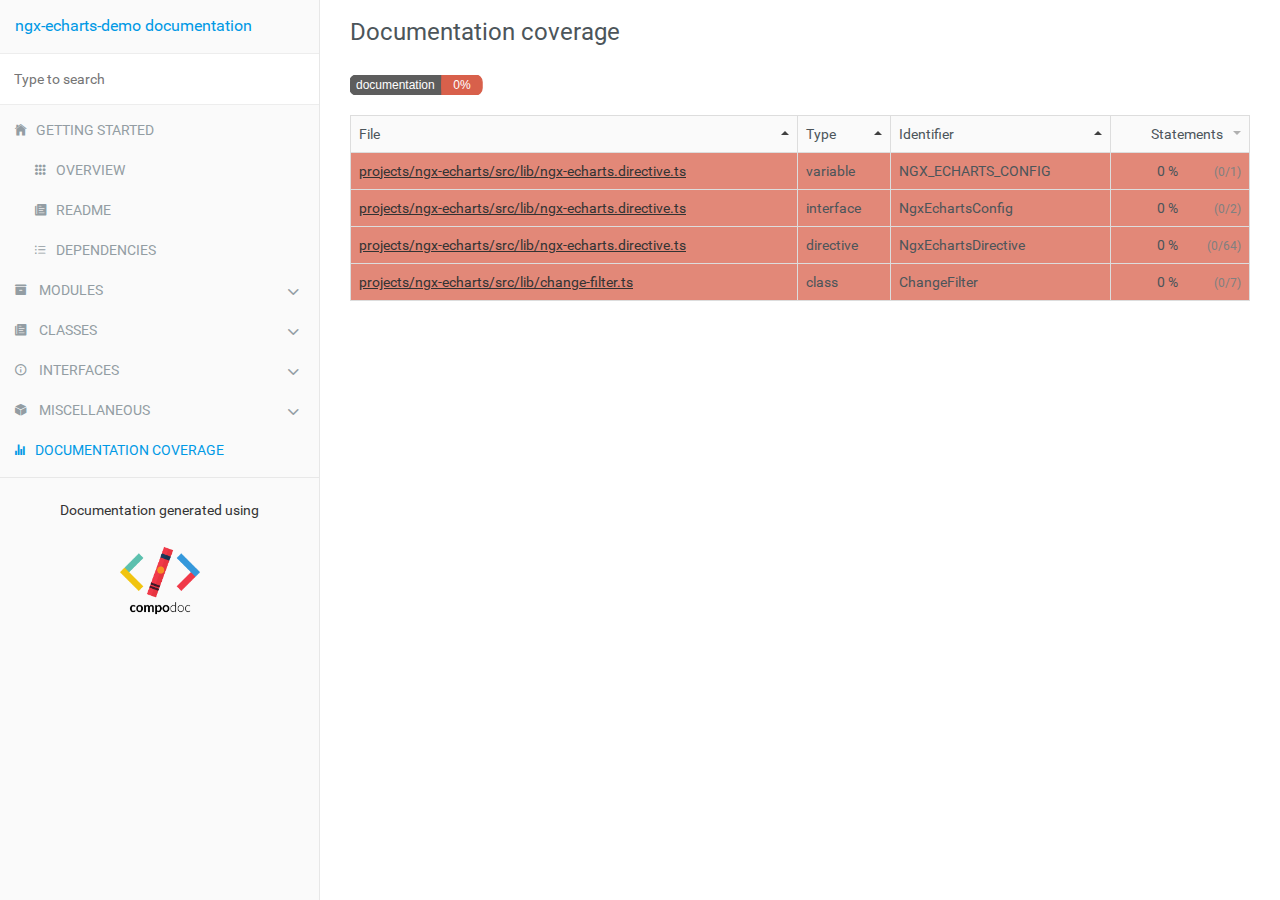
<file: api-doc/coverage.html>
<!doctype html>
<html class="no-js" lang="">
    <head>
        <meta charset="utf-8">
        <meta http-equiv="x-ua-compatible" content="ie=edge">
        <title>ngx-echarts-demo documentation</title>
        <meta name="description" content="">
        <meta name="viewport" content="width=device-width, initial-scale=1">

        <link rel="icon" type="image/x-icon" href="./images/favicon.ico">
	      <link rel="stylesheet" href="./styles/style.css">
        <link rel="stylesheet" href="./styles/stripe.css">
    </head>
    <body>

        <div class="navbar navbar-default navbar-fixed-top visible-xs">
            <a href="./" class="navbar-brand">ngx-echarts-demo documentation</a>
            <button type="button" class="btn btn-default btn-menu ion-ios-menu" id="btn-menu"></button>
        </div>

        <div class="xs-menu menu" id="mobile-menu">
                <div id="book-search-input" role="search"><input type="text" placeholder="Type to search"></div>            <compodoc-menu></compodoc-menu>
        </div>

        <div class="container-fluid main">
           <div class="row main">
               <div class="hidden-xs menu">
                   <compodoc-menu mode="normal"></compodoc-menu>
               </div>
               <!-- START CONTENT -->
               <div class="content coverage">
                   <div class="content-data">














                   


<ol class="breadcrumb">
    <li>Documentation coverage</li>
</ol>

<div>
    <img src="./images/coverage-badge-documentation.svg">
</div>

<table class="table table-bordered coverage" id="coverage-table">
    <thead class="coverage-header">
        <tr>
            <th>File</th>
            <th>Type</th>
            <th>Identifier</th>
            <th style="text-align:right" class="statements" data-sort-default>Statements</th>
        </tr>
    </thead>
    <tbody>
        <tr class="low">
            <td>
                <!-- miscellaneous -->
                <a href="./classes/ChangeFilter.html">projects/ngx-echarts/src/lib/change-filter.ts</a>
            </td>
            <td>class</td>
            <td>ChangeFilter</td>
            <td align="right" data-sort="0">
                <span class="coverage-percent">0 %</span>
                <span class="coverage-count">(0/7)</span>
            </td>
        </tr>
        <tr class="low">
            <td>
                <!-- miscellaneous -->
                <a href="./directives/NgxEchartsDirective.html">projects/ngx-echarts/src/lib/ngx-echarts.directive.ts</a>
            </td>
            <td>directive</td>
            <td>NgxEchartsDirective</td>
            <td align="right" data-sort="0">
                <span class="coverage-percent">0 %</span>
                <span class="coverage-count">(0/64)</span>
            </td>
        </tr>
        <tr class="low">
            <td>
                <!-- miscellaneous -->
                <a href="./interfaces/NgxEchartsConfig.html">projects/ngx-echarts/src/lib/ngx-echarts.directive.ts</a>
            </td>
            <td>interface</td>
            <td>NgxEchartsConfig</td>
            <td align="right" data-sort="0">
                <span class="coverage-percent">0 %</span>
                <span class="coverage-count">(0/2)</span>
            </td>
        </tr>
        <tr class="low">
            <td>
                <!-- miscellaneous -->
                <a href="./miscellaneous/variables.html#NGX_ECHARTS_CONFIG">projects/ngx-echarts/src/lib/ngx-echarts.directive.ts</a>
            </td>
            <td>variable</td>
            <td>NGX_ECHARTS_CONFIG</td>
            <td align="right" data-sort="0">
                <span class="coverage-percent">0 %</span>
                <span class="coverage-count">(0/1)</span>
            </td>
        </tr>
    </tbody>
</table>

<script src="js/libs/tablesort.min.js"></script>
<script src="js/libs/tablesort.number.min.js"></script>
<script>
    new Tablesort(document.getElementById('coverage-table'));
</script>

                   </div><div class="search-results">
    <div class="has-results">
        <h1 class="search-results-title"><span class='search-results-count'></span> result-matching "<span class='search-query'></span>"</h1>
        <ul class="search-results-list"></ul>
    </div>
    <div class="no-results">
        <h1 class="search-results-title">No results matching "<span class='search-query'></span>"</h1>
    </div>
</div>
</div>
               <!-- END CONTENT -->
           </div>
       </div>

       <script>
            var COMPODOC_CURRENT_PAGE_DEPTH = 0;
            var COMPODOC_CURRENT_PAGE_CONTEXT = 'coverage';
            var COMPODOC_CURRENT_PAGE_URL = 'coverage.html';
            var MAX_SEARCH_RESULTS = 15;
       </script>

       <script src="./js/libs/custom-elements.min.js"></script>
       <script src="./js/libs/lit-html.js"></script>
       <!-- Required to polyfill modern browsers as code is ES5 for IE... -->
       <script src="./js/libs/custom-elements-es5-adapter.js" charset="utf-8" defer></script>
       <script src="./js/menu-wc.js" defer></script>

       <script src="./js/libs/bootstrap-native.js"></script>

       <script src="./js/libs/es6-shim.min.js"></script>
       <script src="./js/libs/EventDispatcher.js"></script>
       <script src="./js/libs/promise.min.js"></script>
       <script src="./js/libs/zepto.min.js"></script>

       <script src="./js/compodoc.js"></script>

       <script src="./js/tabs.js"></script>
       <script src="./js/menu.js"></script>
       <script src="./js/libs/clipboard.min.js"></script>
       <script src="./js/libs/prism.js"></script>
       <script src="./js/sourceCode.js"></script>
          <script src="./js/search/search.js"></script>
          <script src="./js/search/lunr.min.js"></script>
          <script src="./js/search/search-lunr.js"></script>
          <script src="./js/search/search_index.js"></script>
       <script src="./js/lazy-load-graphs.js"></script>


    </body>
</html>
</file>
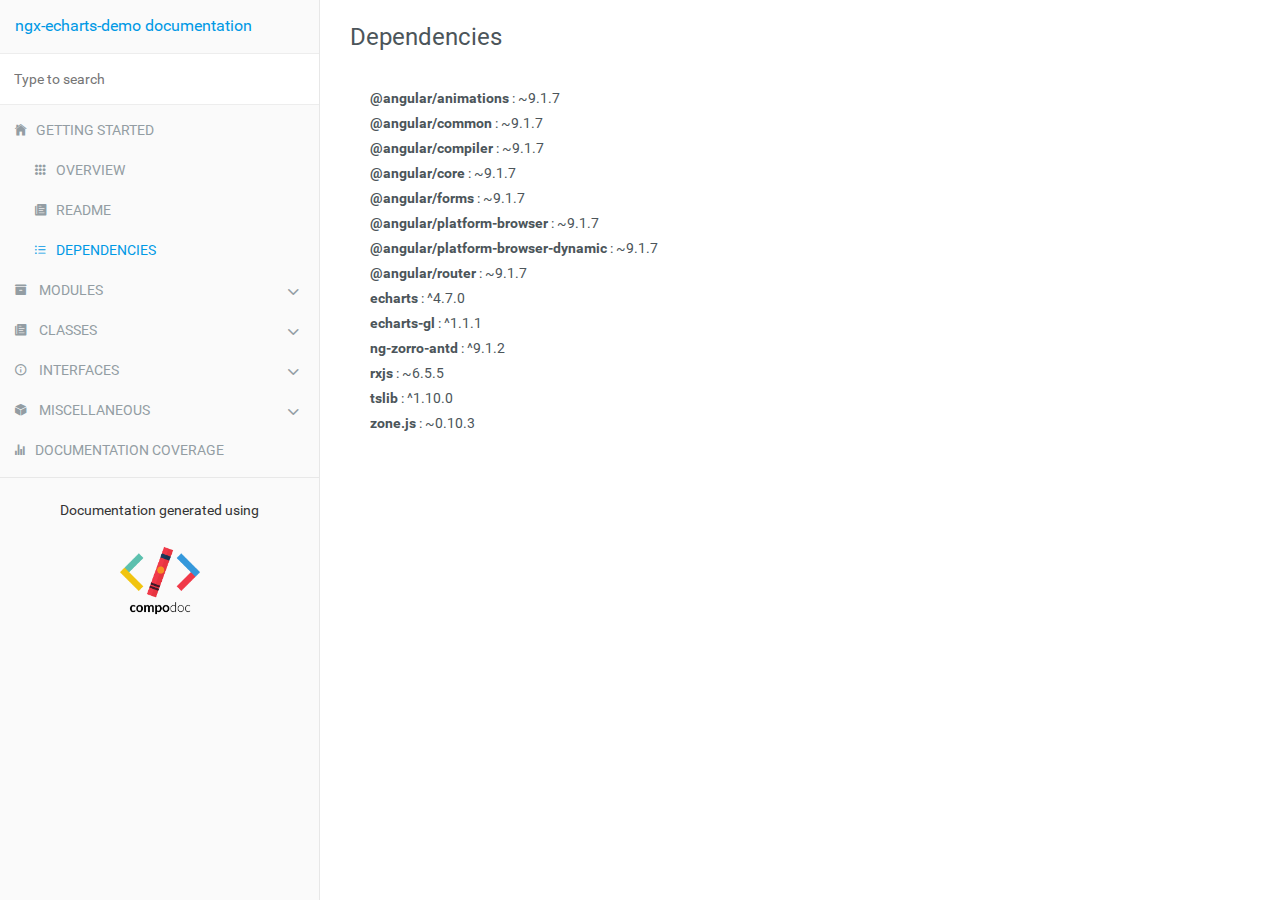
<file: api-doc/dependencies.html>
<!doctype html>
<html class="no-js" lang="">
    <head>
        <meta charset="utf-8">
        <meta http-equiv="x-ua-compatible" content="ie=edge">
        <title>ngx-echarts-demo documentation</title>
        <meta name="description" content="">
        <meta name="viewport" content="width=device-width, initial-scale=1">

        <link rel="icon" type="image/x-icon" href="./images/favicon.ico">
	      <link rel="stylesheet" href="./styles/style.css">
        <link rel="stylesheet" href="./styles/stripe.css">
    </head>
    <body>

        <div class="navbar navbar-default navbar-fixed-top visible-xs">
            <a href="./" class="navbar-brand">ngx-echarts-demo documentation</a>
            <button type="button" class="btn btn-default btn-menu ion-ios-menu" id="btn-menu"></button>
        </div>

        <div class="xs-menu menu" id="mobile-menu">
                <div id="book-search-input" role="search"><input type="text" placeholder="Type to search"></div>            <compodoc-menu></compodoc-menu>
        </div>

        <div class="container-fluid main">
           <div class="row main">
               <div class="hidden-xs menu">
                   <compodoc-menu mode="normal"></compodoc-menu>
               </div>
               <!-- START CONTENT -->
               <div class="content package-dependencies">
                   <div class="content-data">














    <ol class="breadcrumb">
        <li>Dependencies</li>
    </ol>
    <ul class="dependencies-list">
        <li>
            <b>@angular/animations</b> : ~9.1.7</li>
        <li>
            <b>@angular/common</b> : ~9.1.7</li>
        <li>
            <b>@angular/compiler</b> : ~9.1.7</li>
        <li>
            <b>@angular/core</b> : ~9.1.7</li>
        <li>
            <b>@angular/forms</b> : ~9.1.7</li>
        <li>
            <b>@angular/platform-browser</b> : ~9.1.7</li>
        <li>
            <b>@angular/platform-browser-dynamic</b> : ~9.1.7</li>
        <li>
            <b>@angular/router</b> : ~9.1.7</li>
        <li>
            <b>echarts</b> : ^4.7.0</li>
        <li>
            <b>echarts-gl</b> : ^1.1.1</li>
        <li>
            <b>ng-zorro-antd</b> : ^9.1.2</li>
        <li>
            <b>rxjs</b> : ~6.5.5</li>
        <li>
            <b>tslib</b> : ^1.10.0</li>
        <li>
            <b>zone.js</b> : ~0.10.3</li>
    </ul>

                   




                   </div><div class="search-results">
    <div class="has-results">
        <h1 class="search-results-title"><span class='search-results-count'></span> result-matching "<span class='search-query'></span>"</h1>
        <ul class="search-results-list"></ul>
    </div>
    <div class="no-results">
        <h1 class="search-results-title">No results matching "<span class='search-query'></span>"</h1>
    </div>
</div>
</div>
               <!-- END CONTENT -->
           </div>
       </div>

       <script>
            var COMPODOC_CURRENT_PAGE_DEPTH = 0;
            var COMPODOC_CURRENT_PAGE_CONTEXT = 'package-dependencies';
            var COMPODOC_CURRENT_PAGE_URL = 'dependencies.html';
            var MAX_SEARCH_RESULTS = 15;
       </script>

       <script src="./js/libs/custom-elements.min.js"></script>
       <script src="./js/libs/lit-html.js"></script>
       <!-- Required to polyfill modern browsers as code is ES5 for IE... -->
       <script src="./js/libs/custom-elements-es5-adapter.js" charset="utf-8" defer></script>
       <script src="./js/menu-wc.js" defer></script>

       <script src="./js/libs/bootstrap-native.js"></script>

       <script src="./js/libs/es6-shim.min.js"></script>
       <script src="./js/libs/EventDispatcher.js"></script>
       <script src="./js/libs/promise.min.js"></script>
       <script src="./js/libs/zepto.min.js"></script>

       <script src="./js/compodoc.js"></script>

       <script src="./js/tabs.js"></script>
       <script src="./js/menu.js"></script>
       <script src="./js/libs/clipboard.min.js"></script>
       <script src="./js/libs/prism.js"></script>
       <script src="./js/sourceCode.js"></script>
          <script src="./js/search/search.js"></script>
          <script src="./js/search/lunr.min.js"></script>
          <script src="./js/search/search-lunr.js"></script>
          <script src="./js/search/search_index.js"></script>
       <script src="./js/lazy-load-graphs.js"></script>


    </body>
</html>
</file>
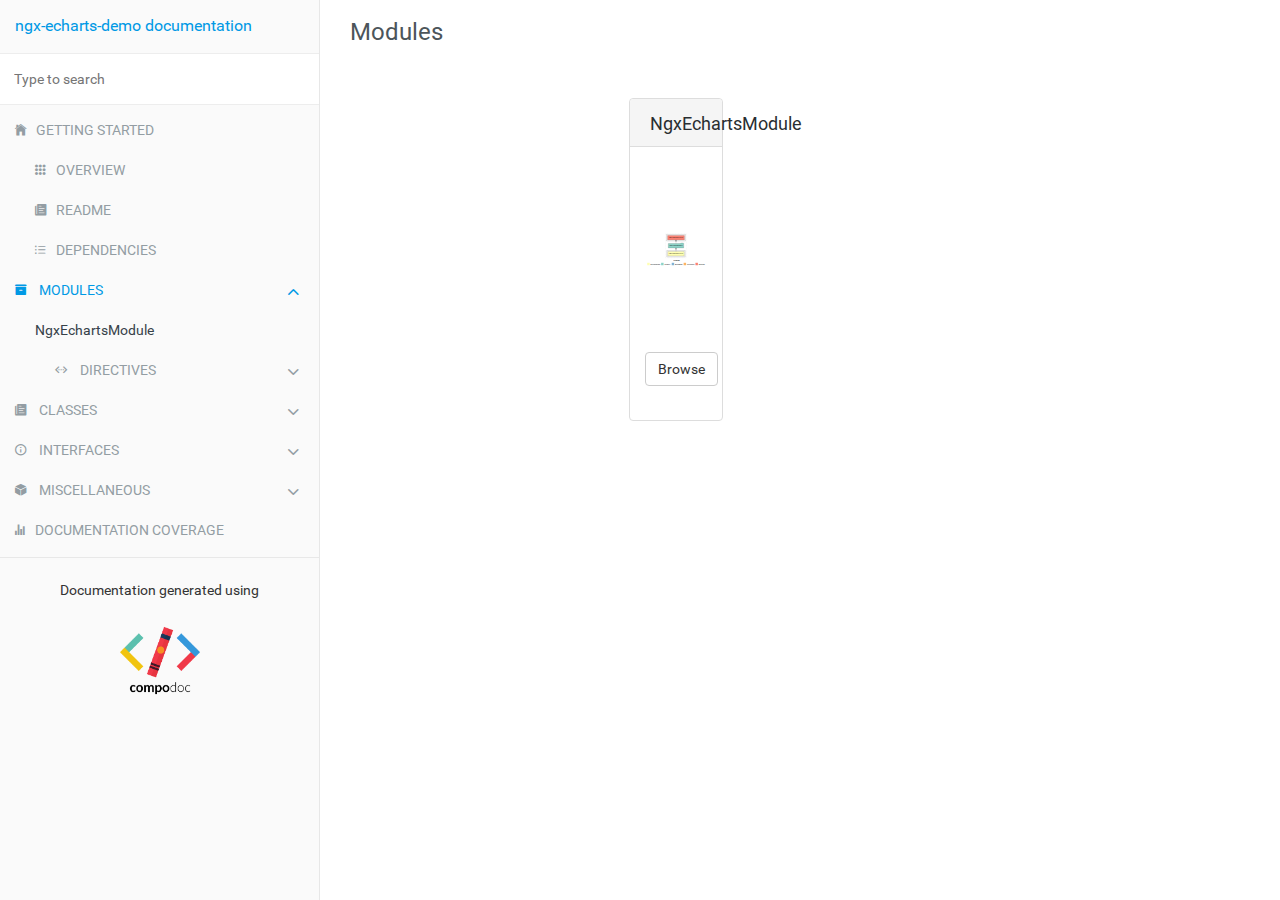
<file: api-doc/modules.html>
<!doctype html>
<html class="no-js" lang="">
    <head>
        <meta charset="utf-8">
        <meta http-equiv="x-ua-compatible" content="ie=edge">
        <title>ngx-echarts-demo documentation</title>
        <meta name="description" content="">
        <meta name="viewport" content="width=device-width, initial-scale=1">

        <link rel="icon" type="image/x-icon" href="./images/favicon.ico">
	      <link rel="stylesheet" href="./styles/style.css">
        <link rel="stylesheet" href="./styles/stripe.css">
    </head>
    <body>

        <div class="navbar navbar-default navbar-fixed-top visible-xs">
            <a href="./" class="navbar-brand">ngx-echarts-demo documentation</a>
            <button type="button" class="btn btn-default btn-menu ion-ios-menu" id="btn-menu"></button>
        </div>

        <div class="xs-menu menu" id="mobile-menu">
                <div id="book-search-input" role="search"><input type="text" placeholder="Type to search"></div>            <compodoc-menu></compodoc-menu>
        </div>

        <div class="container-fluid main">
           <div class="row main">
               <div class="hidden-xs menu">
                   <compodoc-menu mode="normal"></compodoc-menu>
               </div>
               <!-- START CONTENT -->
               <div class="content modules">
                   <div class="content-data">



<ol class="breadcrumb">
    <li>Modules</li>
</ol>
<div class="container-fluid modules">
    <div class="row">
            <div class="col-sm-4">
                <div class="card card-module">
                    <div class="card-header">
                        <h4 class="card-title">NgxEchartsModule</h4>
                    </div>
                    <div class="card-block">
                                <p>
                                    <object id="demo-svg" type="image/svg+xml" lazy="./modules/NgxEchartsModule/dependencies.svg" style="width: 100%; height: 175px;">
                                        Your browser does not support SVG
                                    </object>
                                </p>
                        <footer class="text-center">
                            <a href="./modules/NgxEchartsModule.html" class="btn btn-default">Browse</a>
                        </footer>
                    </div>
                </div>
            </div>
    </div>
</div>











                   




                   </div><div class="search-results">
    <div class="has-results">
        <h1 class="search-results-title"><span class='search-results-count'></span> result-matching "<span class='search-query'></span>"</h1>
        <ul class="search-results-list"></ul>
    </div>
    <div class="no-results">
        <h1 class="search-results-title">No results matching "<span class='search-query'></span>"</h1>
    </div>
</div>
</div>
               <!-- END CONTENT -->
           </div>
       </div>

       <script>
            var COMPODOC_CURRENT_PAGE_DEPTH = 0;
            var COMPODOC_CURRENT_PAGE_CONTEXT = 'modules';
            var COMPODOC_CURRENT_PAGE_URL = 'modules.html';
            var MAX_SEARCH_RESULTS = 15;
       </script>

       <script src="./js/libs/custom-elements.min.js"></script>
       <script src="./js/libs/lit-html.js"></script>
       <!-- Required to polyfill modern browsers as code is ES5 for IE... -->
       <script src="./js/libs/custom-elements-es5-adapter.js" charset="utf-8" defer></script>
       <script src="./js/menu-wc.js" defer></script>

       <script src="./js/libs/bootstrap-native.js"></script>

       <script src="./js/libs/es6-shim.min.js"></script>
       <script src="./js/libs/EventDispatcher.js"></script>
       <script src="./js/libs/promise.min.js"></script>
       <script src="./js/libs/zepto.min.js"></script>

       <script src="./js/compodoc.js"></script>

       <script src="./js/tabs.js"></script>
       <script src="./js/menu.js"></script>
       <script src="./js/libs/clipboard.min.js"></script>
       <script src="./js/libs/prism.js"></script>
       <script src="./js/sourceCode.js"></script>
          <script src="./js/search/search.js"></script>
          <script src="./js/search/lunr.min.js"></script>
          <script src="./js/search/search-lunr.js"></script>
          <script src="./js/search/search_index.js"></script>
       <script src="./js/lazy-load-graphs.js"></script>


    </body>
</html>
</file>
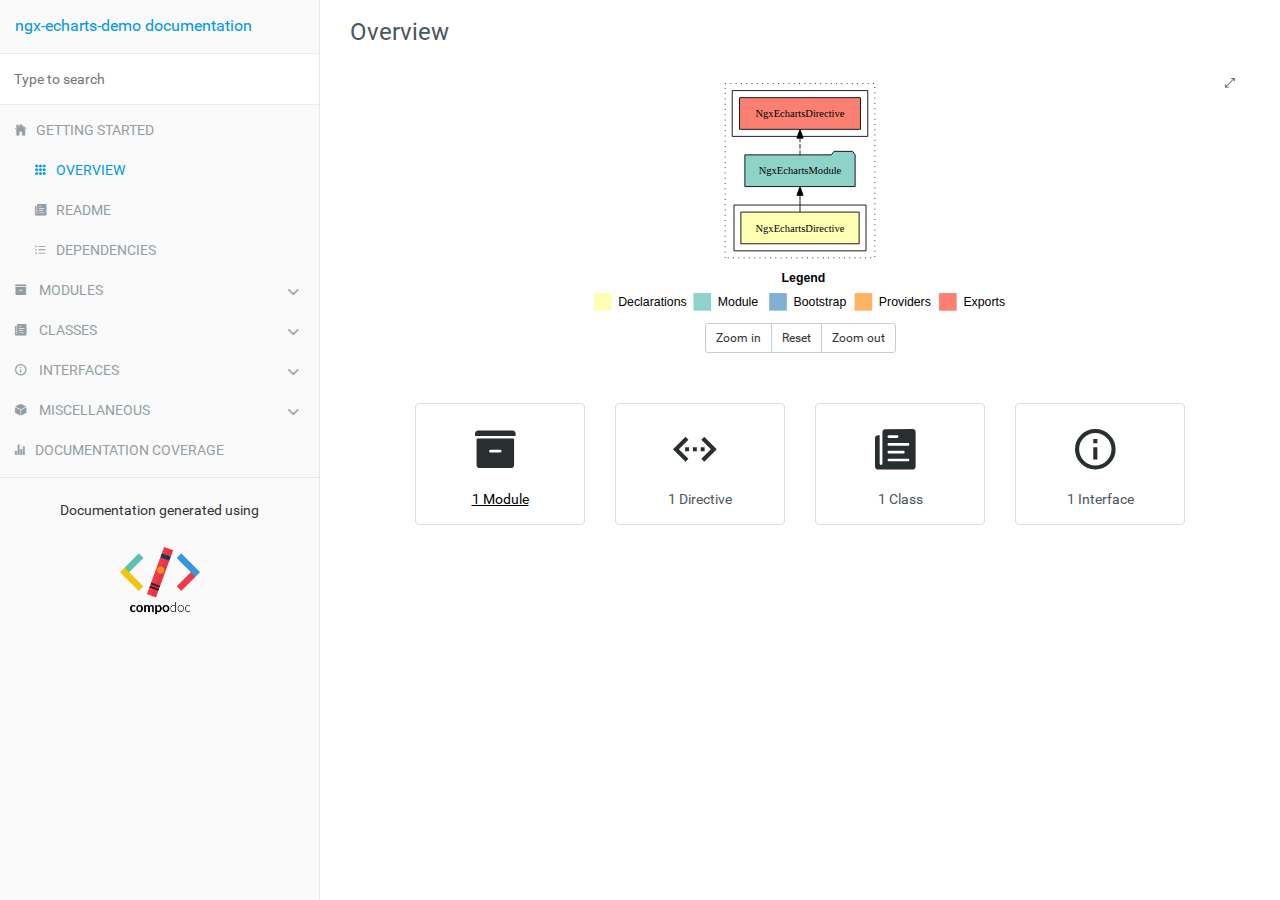
<file: api-doc/overview.html>
<!doctype html>
<html class="no-js" lang="">
    <head>
        <meta charset="utf-8">
        <meta http-equiv="x-ua-compatible" content="ie=edge">
        <title>ngx-echarts-demo documentation</title>
        <meta name="description" content="">
        <meta name="viewport" content="width=device-width, initial-scale=1">

        <link rel="icon" type="image/x-icon" href="./images/favicon.ico">
	      <link rel="stylesheet" href="./styles/style.css">
        <link rel="stylesheet" href="./styles/stripe.css">
    </head>
    <body>

        <div class="navbar navbar-default navbar-fixed-top visible-xs">
            <a href="./" class="navbar-brand">ngx-echarts-demo documentation</a>
            <button type="button" class="btn btn-default btn-menu ion-ios-menu" id="btn-menu"></button>
        </div>

        <div class="xs-menu menu" id="mobile-menu">
                <div id="book-search-input" role="search"><input type="text" placeholder="Type to search"></div>            <compodoc-menu></compodoc-menu>
        </div>

        <div class="container-fluid main">
           <div class="row main">
               <div class="hidden-xs menu">
                   <compodoc-menu mode="normal"></compodoc-menu>
               </div>
               <!-- START CONTENT -->
               <div class="content overview">
                   <div class="content-data">


<ol class="breadcrumb">
    <li>Overview</li>
</ol>
  
<div class="text-center module-graph-container">
    <div id="module-graph-svg">
        <?xml version="1.0" encoding="UTF-8" standalone="no"?>
<!DOCTYPE svg PUBLIC "-//W3C//DTD SVG 1.1//EN"
 "http://www.w3.org/Graphics/SVG/1.1/DTD/svg11.dtd">
<!-- Generated by graphviz version 2.40.1 (20161225.0304)
 -->
<!-- Title: dependencies Pages: 1 -->
<svg width="504pt" height="284pt"
 viewBox="0.00 0.00 504.00 284.00" xmlns="http://www.w3.org/2000/svg" xmlns:xlink="http://www.w3.org/1999/xlink">
<g id="graph0" class="graph" transform="scale(1 1) rotate(0) translate(4 280)">
<title>dependencies</title>
<polygon fill="#ffffff" stroke="transparent" points="-4,4 -4,-280 500,-280 500,4 -4,4"/>
<text text-anchor="start" x="227.0091" y="-42.4" font-family="sans-serif" font-weight="bold" font-size="14.00" fill="#000000">Legend</text>
<polygon fill="#ffffb3" stroke="transparent" points="14,-10 14,-30 34,-30 34,-10 14,-10"/>
<text text-anchor="start" x="37.629" y="-15.4" font-family="sans-serif" font-size="14.00" fill="#000000"> &#160;Declarations</text>
<polygon fill="#8dd3c7" stroke="transparent" points="127,-10 127,-30 147,-30 147,-10 127,-10"/>
<text text-anchor="start" x="150.7251" y="-15.4" font-family="sans-serif" font-size="14.00" fill="#000000"> &#160;Module</text>
<polygon fill="#80b1d3" stroke="transparent" points="213,-10 213,-30 233,-30 233,-10 213,-10"/>
<text text-anchor="start" x="236.7812" y="-15.4" font-family="sans-serif" font-size="14.00" fill="#000000"> &#160;Bootstrap</text>
<polygon fill="#fdb462" stroke="transparent" points="310,-10 310,-30 330,-30 330,-10 310,-10"/>
<text text-anchor="start" x="333.6732" y="-15.4" font-family="sans-serif" font-size="14.00" fill="#000000"> &#160;Providers</text>
<polygon fill="#fb8072" stroke="transparent" points="406,-10 406,-30 426,-30 426,-10 406,-10"/>
<text text-anchor="start" x="429.7258" y="-15.4" font-family="sans-serif" font-size="14.00" fill="#000000"> &#160;Exports</text>
<g id="clust1" class="cluster">
<title>cluster_NgxEchartsModule</title>
<polygon fill="none" stroke="#000000" stroke-dasharray="1,5" points="163,-70 163,-268 333,-268 333,-70 163,-70"/>
</g>
<g id="clust2" class="cluster">
<title>cluster_NgxEchartsModule_declarations</title>
<polygon fill="none" stroke="#000000" points="173,-78 173,-130 323,-130 323,-78 173,-78"/>
</g>
<g id="clust5" class="cluster">
<title>cluster_NgxEchartsModule_exports</title>
<polygon fill="none" stroke="#000000" points="171,-208 171,-260 325,-260 325,-208 171,-208"/>
</g>
<!-- NgxEchartsDirective -->
<g id="node1" class="node">
<title>NgxEchartsDirective</title>
<polygon fill="#ffffb3" stroke="#000000" points="315.1671,-122 180.8329,-122 180.8329,-86 315.1671,-86 315.1671,-122"/>
<text text-anchor="middle" x="248" y="-99.8" font-family="Times,serif" font-size="14.00" fill="#000000">NgxEchartsDirective</text>
</g>
<!-- NgxEchartsModule -->
<g id="node2" class="node">
<title>NgxEchartsModule</title>
<polygon fill="#8dd3c7" stroke="#000000" points="310.6345,-187 307.6345,-191 286.6345,-191 283.6345,-187 185.3655,-187 185.3655,-151 310.6345,-151 310.6345,-187"/>
<text text-anchor="middle" x="248" y="-164.8" font-family="Times,serif" font-size="14.00" fill="#000000">NgxEchartsModule</text>
</g>
<!-- NgxEchartsDirective&#45;&gt;NgxEchartsModule -->
<g id="edge1" class="edge">
<title>NgxEchartsDirective&#45;&gt;NgxEchartsModule</title>
<path fill="none" stroke="#000000" d="M248,-122.1061C248,-122.1061 248,-140.991 248,-140.991"/>
<polygon fill="#000000" stroke="#000000" points="244.5001,-140.9909 248,-150.991 251.5001,-140.991 244.5001,-140.9909"/>
</g>
<!-- NgxEchartsDirective  -->
<g id="node3" class="node">
<title>NgxEchartsDirective </title>
<polygon fill="#fb8072" stroke="#000000" points="316.6674,-252 179.3326,-252 179.3326,-216 316.6674,-216 316.6674,-252"/>
<text text-anchor="middle" x="248" y="-229.8" font-family="Times,serif" font-size="14.00" fill="#000000">NgxEchartsDirective </text>
</g>
<!-- NgxEchartsModule&#45;&gt;NgxEchartsDirective  -->
<g id="edge2" class="edge">
<title>NgxEchartsModule&#45;&gt;NgxEchartsDirective </title>
<path fill="none" stroke="#000000" stroke-dasharray="5,2" d="M248,-187.1061C248,-187.1061 248,-205.991 248,-205.991"/>
<polygon fill="#000000" stroke="#000000" points="244.5001,-205.9909 248,-215.991 251.5001,-205.991 244.5001,-205.9909"/>
</g>
</g>
</svg>

    </div>
    <i id="fullscreen" class="icon ion-ios-resize module-graph-fullscreen-btn" aria-hidden="true"></i>
    <div class="btn-group">
        <button id="zoom-in" class="btn btn-default btn-sm">Zoom in</button>
        <button id="reset" class="btn btn-default btn-sm">Reset</button>
        <button id="zoom-out" class="btn btn-default btn-sm">Zoom out</button>
    </div>
</div>
  
<div class="container-fluid overview">
    <div class="row">
        <div class="col-sm-3">
            <div class="card text-center">
                <div class="card-block">
                    <h4 class="card-title"><span class="icon ion-ios-archive"></span></h4>
                    <p class="card-text">
                        <a href="./modules.html">1 Module</a>
                    </p>
                </div>
            </div>
        </div>
        <div class="col-sm-3">
            <div class="card text-center">
                <div class="card-block">
                    <h4 class="card-title"><span class="icon ion-md-code-working"></span></h4>
                    <p class="card-text">1 Directive</p>
                </div>
            </div>
        </div>
        <div class="col-sm-3">
            <div class="card text-center">
                <div class="card-block">
                    <h4 class="card-title"><span class="icon ion-ios-paper"></span></h4>
                    <p class="card-text">1 Class</p>
                </div>
            </div>
        </div>
        <div class="col-sm-3">
            <div class="card text-center">
                <div class="card-block">
                    <h4 class="card-title"><span class="icon ion-md-information-circle-outline"></span></h4>
                    <p class="card-text">1 Interface</p>
                </div>
            </div>
        </div>
    </div>
</div>
<script src="js/libs/svg-pan-zoom.min.js"></script>
<script src="js/svg-pan-zoom.controls.js"></script> 











                   




                   </div><div class="search-results">
    <div class="has-results">
        <h1 class="search-results-title"><span class='search-results-count'></span> result-matching "<span class='search-query'></span>"</h1>
        <ul class="search-results-list"></ul>
    </div>
    <div class="no-results">
        <h1 class="search-results-title">No results matching "<span class='search-query'></span>"</h1>
    </div>
</div>
</div>
               <!-- END CONTENT -->
           </div>
       </div>

       <script>
            var COMPODOC_CURRENT_PAGE_DEPTH = 0;
            var COMPODOC_CURRENT_PAGE_CONTEXT = 'overview';
            var COMPODOC_CURRENT_PAGE_URL = 'overview.html';
            var MAX_SEARCH_RESULTS = 15;
       </script>

       <script src="./js/libs/custom-elements.min.js"></script>
       <script src="./js/libs/lit-html.js"></script>
       <!-- Required to polyfill modern browsers as code is ES5 for IE... -->
       <script src="./js/libs/custom-elements-es5-adapter.js" charset="utf-8" defer></script>
       <script src="./js/menu-wc.js" defer></script>

       <script src="./js/libs/bootstrap-native.js"></script>

       <script src="./js/libs/es6-shim.min.js"></script>
       <script src="./js/libs/EventDispatcher.js"></script>
       <script src="./js/libs/promise.min.js"></script>
       <script src="./js/libs/zepto.min.js"></script>

       <script src="./js/compodoc.js"></script>

       <script src="./js/tabs.js"></script>
       <script src="./js/menu.js"></script>
       <script src="./js/libs/clipboard.min.js"></script>
       <script src="./js/libs/prism.js"></script>
       <script src="./js/sourceCode.js"></script>
          <script src="./js/search/search.js"></script>
          <script src="./js/search/lunr.min.js"></script>
          <script src="./js/search/search-lunr.js"></script>
          <script src="./js/search/search_index.js"></script>
       <script src="./js/lazy-load-graphs.js"></script>


    </body>
</html>
</file>
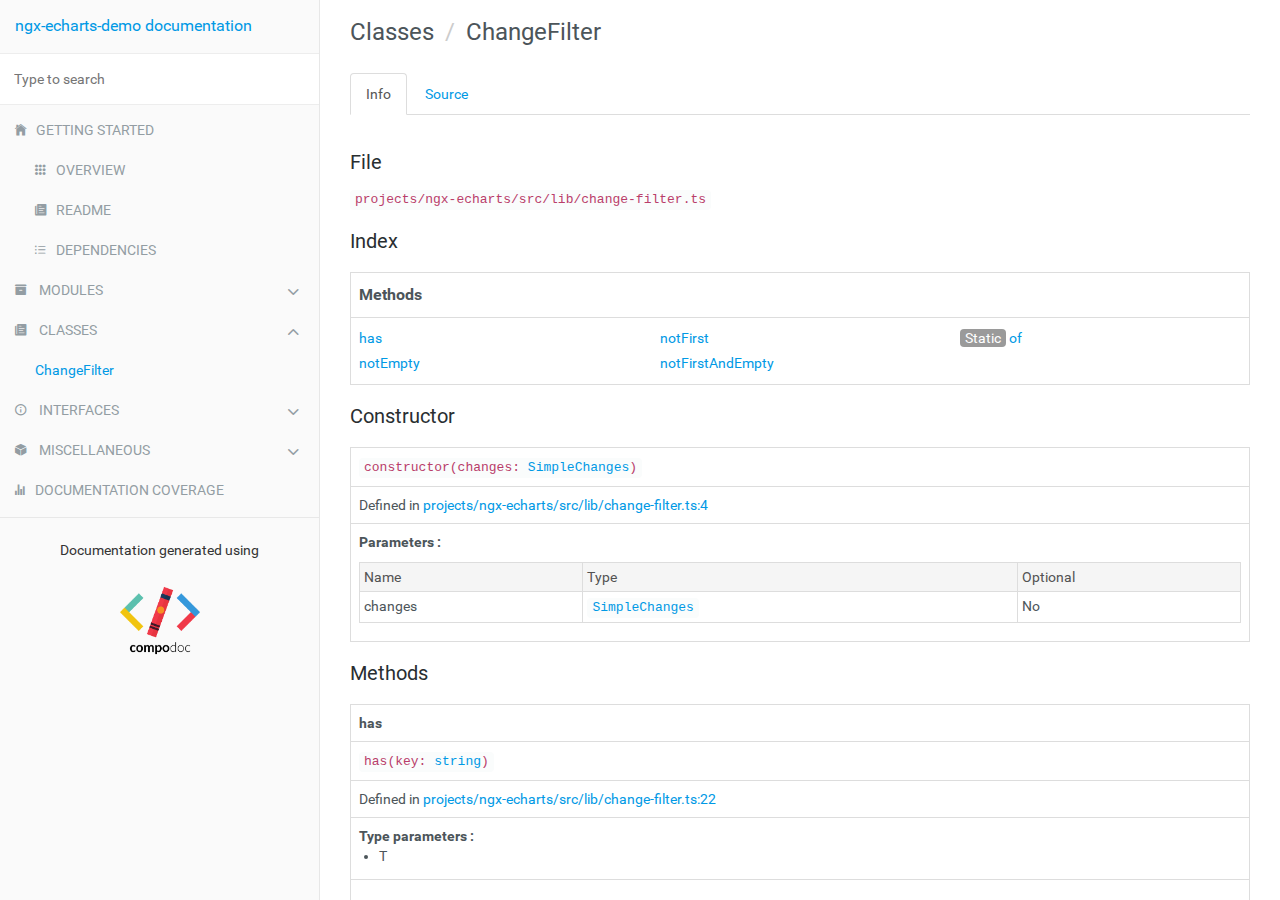
<file: api-doc/classes/ChangeFilter.html>
<!doctype html>
<html class="no-js" lang="">
    <head>
        <meta charset="utf-8">
        <meta http-equiv="x-ua-compatible" content="ie=edge">
        <title>ngx-echarts-demo documentation</title>
        <meta name="description" content="">
        <meta name="viewport" content="width=device-width, initial-scale=1">

        <link rel="icon" type="image/x-icon" href="../images/favicon.ico">
	      <link rel="stylesheet" href="../styles/style.css">
        <link rel="stylesheet" href="../styles/stripe.css">
    </head>
    <body>

        <div class="navbar navbar-default navbar-fixed-top visible-xs">
            <a href="../" class="navbar-brand">ngx-echarts-demo documentation</a>
            <button type="button" class="btn btn-default btn-menu ion-ios-menu" id="btn-menu"></button>
        </div>

        <div class="xs-menu menu" id="mobile-menu">
                <div id="book-search-input" role="search"><input type="text" placeholder="Type to search"></div>            <compodoc-menu></compodoc-menu>
        </div>

        <div class="container-fluid main">
           <div class="row main">
               <div class="hidden-xs menu">
                   <compodoc-menu mode="normal"></compodoc-menu>
               </div>
               <!-- START CONTENT -->
               <div class="content class">
                   <div class="content-data">











<ol class="breadcrumb">
  <li>Classes</li>
  <li>ChangeFilter</li>
</ol>

<ul class="nav nav-tabs" role="tablist">
        <li class="active">
            <a href="#info" role="tab" id="info-tab" data-toggle="tab" data-link="info">Info</a>
        </li>
        <li >
            <a href="#source" role="tab" id="source-tab" data-toggle="tab" data-link="source">Source</a>
        </li>
</ul>

<div class="tab-content">
    <div class="tab-pane fade active in" id="c-info">
        <p class="comment">
            <h3>File</h3>
        </p>
        <p class="comment">
            <code>projects/ngx-echarts/src/lib/change-filter.ts</code>
        </p>





            <section>
    <h3 id="index">Index</h3>
    <table class="table table-sm table-bordered index-table">
        <tbody>

                <tr>
                    <td class="col-md-4">
                        <h6><b>Methods</b></h6>
                    </td>
                </tr>
                <tr>
                    <td class="col-md-4">
                        <ul class="index-list">
                            <li>
                                <a href="#has">has</a>
                            </li>
                            <li>
                                <a href="#notEmpty">notEmpty</a>
                            </li>
                            <li>
                                <a href="#notFirst">notFirst</a>
                            </li>
                            <li>
                                <a href="#notFirstAndEmpty">notFirstAndEmpty</a>
                            </li>
                            <li>
                                    <span class="modifier">Static</span>
                                <a href="#of">of</a>
                            </li>
                        </ul>
                    </td>
                </tr>





        </tbody>
    </table>
</section>

            <section>
    <h3 id="constructor">Constructor</h3>
        <table class="table table-sm table-bordered">
            <tbody>
                <tr>
                    <td class="col-md-4">
<code>constructor(changes: <a href="https://angular.io/api/core/SimpleChanges" target="_blank">SimpleChanges</a>)</code>
                    </td>
                </tr>
                        <tr>
                            <td class="col-md-4">
                                <div class="io-line">Defined in <a href="" data-line="4" class="link-to-prism">projects/ngx-echarts/src/lib/change-filter.ts:4</a></div>
                            </td>
                        </tr>

                <tr>
                    <td class="col-md-4">
                            <div>
                                    <b>Parameters :</b>
                                    <table class="params">
                                        <thead>
                                            <tr>
                                                <td>Name</td>
                                                    <td>Type</td>
                                                <td>Optional</td>
                                            </tr>
                                        </thead>
                                        <tbody>
                                                <tr>
                                                        <td>changes</td>
                                                  
                                                        <td>
                                                                        <code><a href="https://angular.io/api/core/SimpleChanges" target="_blank" >SimpleChanges</a></code>
                                                        </td>
                                                  
                                                    <td>
                                                            No
                                                    </td>
                                                    
                                                </tr>
                                        </tbody>
                                    </table>
                            </div>
                    </td>
                </tr>
            </tbody>
        </table>
</section>


            <section>
    
    <h3 id="methods">
        Methods
    </h3>
    <table class="table table-sm table-bordered">
        <tbody>
            <tr>
                <td class="col-md-4">
                    <a name="has"></a>
                    <span class="name">
                        <b>
                            has
                        </b>
                        <a href="#has"><span class="icon ion-ios-link"></span></a>
                    </span>
                </td>
            </tr>
            <tr>
                <td class="col-md-4">
<code>has(key: <a href="https://developer.mozilla.org/en-US/docs/Web/JavaScript/Reference/Global_Objects/string" target="_blank">string</a>)</code>
                </td>
            </tr>


            <tr>
                <td class="col-md-4">
                    <div class="io-line">Defined in <a href="" data-line="22"
                            class="link-to-prism">projects/ngx-echarts/src/lib/change-filter.ts:22</a></div>
                </td>
            </tr>

            <tr>
                <td class="col-md-4">
                    <b>Type parameters :</b>
                    <ul class="type-parameters">
                        <li>T</li>
                    </ul>
                </td>
            </tr>

            <tr>
                <td class="col-md-4">

                    <div class="io-description">
                        <b>Parameters :</b>
                        <table class="params">
                            <thead>
                                <tr>
                                    <td>Name</td>
                                    <td>Type</td>
                                    <td>Optional</td>
                                </tr>
                            </thead>
                            <tbody>
                                <tr>
                                    <td>key</td>
                                    <td>
                                                <code><a href="https://developer.mozilla.org/en-US/docs/Web/JavaScript/Reference/Global_Objects/string" target="_blank" >string</a></code>
                                    </td>

                                    <td>
                                        No
                                    </td>


                                </tr>
                            </tbody>
                        </table>
                    </div>
                    <div>
                    </div>
                    <div class="io-description">
                        <b>Returns : </b>    <code>Observable&lt;T&gt;</code>

                    </div>
                    <div class="io-description">
                        
                    </div>
                </td>
            </tr>
        </tbody>
    </table>
    <table class="table table-sm table-bordered">
        <tbody>
            <tr>
                <td class="col-md-4">
                    <a name="notEmpty"></a>
                    <span class="name">
                        <b>
                            notEmpty
                        </b>
                        <a href="#notEmpty"><span class="icon ion-ios-link"></span></a>
                    </span>
                </td>
            </tr>
            <tr>
                <td class="col-md-4">
<code>notEmpty(key: <a href="https://developer.mozilla.org/en-US/docs/Web/JavaScript/Reference/Global_Objects/string" target="_blank">string</a>)</code>
                </td>
            </tr>


            <tr>
                <td class="col-md-4">
                    <div class="io-line">Defined in <a href="" data-line="11"
                            class="link-to-prism">projects/ngx-echarts/src/lib/change-filter.ts:11</a></div>
                </td>
            </tr>

            <tr>
                <td class="col-md-4">
                    <b>Type parameters :</b>
                    <ul class="type-parameters">
                        <li>T</li>
                    </ul>
                </td>
            </tr>

            <tr>
                <td class="col-md-4">

                    <div class="io-description">
                        <b>Parameters :</b>
                        <table class="params">
                            <thead>
                                <tr>
                                    <td>Name</td>
                                    <td>Type</td>
                                    <td>Optional</td>
                                </tr>
                            </thead>
                            <tbody>
                                <tr>
                                    <td>key</td>
                                    <td>
                                                <code><a href="https://developer.mozilla.org/en-US/docs/Web/JavaScript/Reference/Global_Objects/string" target="_blank" >string</a></code>
                                    </td>

                                    <td>
                                        No
                                    </td>


                                </tr>
                            </tbody>
                        </table>
                    </div>
                    <div>
                    </div>
                    <div class="io-description">
                        <b>Returns : </b>    <code>Observable&lt;T&gt;</code>

                    </div>
                    <div class="io-description">
                        
                    </div>
                </td>
            </tr>
        </tbody>
    </table>
    <table class="table table-sm table-bordered">
        <tbody>
            <tr>
                <td class="col-md-4">
                    <a name="notFirst"></a>
                    <span class="name">
                        <b>
                            notFirst
                        </b>
                        <a href="#notFirst"><span class="icon ion-ios-link"></span></a>
                    </span>
                </td>
            </tr>
            <tr>
                <td class="col-md-4">
<code>notFirst(key: <a href="https://developer.mozilla.org/en-US/docs/Web/JavaScript/Reference/Global_Objects/string" target="_blank">string</a>)</code>
                </td>
            </tr>


            <tr>
                <td class="col-md-4">
                    <div class="io-line">Defined in <a href="" data-line="30"
                            class="link-to-prism">projects/ngx-echarts/src/lib/change-filter.ts:30</a></div>
                </td>
            </tr>

            <tr>
                <td class="col-md-4">
                    <b>Type parameters :</b>
                    <ul class="type-parameters">
                        <li>T</li>
                    </ul>
                </td>
            </tr>

            <tr>
                <td class="col-md-4">

                    <div class="io-description">
                        <b>Parameters :</b>
                        <table class="params">
                            <thead>
                                <tr>
                                    <td>Name</td>
                                    <td>Type</td>
                                    <td>Optional</td>
                                </tr>
                            </thead>
                            <tbody>
                                <tr>
                                    <td>key</td>
                                    <td>
                                                <code><a href="https://developer.mozilla.org/en-US/docs/Web/JavaScript/Reference/Global_Objects/string" target="_blank" >string</a></code>
                                    </td>

                                    <td>
                                        No
                                    </td>


                                </tr>
                            </tbody>
                        </table>
                    </div>
                    <div>
                    </div>
                    <div class="io-description">
                        <b>Returns : </b>    <code>Observable&lt;T&gt;</code>

                    </div>
                    <div class="io-description">
                        
                    </div>
                </td>
            </tr>
        </tbody>
    </table>
    <table class="table table-sm table-bordered">
        <tbody>
            <tr>
                <td class="col-md-4">
                    <a name="notFirstAndEmpty"></a>
                    <span class="name">
                        <b>
                            notFirstAndEmpty
                        </b>
                        <a href="#notFirstAndEmpty"><span class="icon ion-ios-link"></span></a>
                    </span>
                </td>
            </tr>
            <tr>
                <td class="col-md-4">
<code>notFirstAndEmpty(key: <a href="https://developer.mozilla.org/en-US/docs/Web/JavaScript/Reference/Global_Objects/string" target="_blank">string</a>)</code>
                </td>
            </tr>


            <tr>
                <td class="col-md-4">
                    <div class="io-line">Defined in <a href="" data-line="38"
                            class="link-to-prism">projects/ngx-echarts/src/lib/change-filter.ts:38</a></div>
                </td>
            </tr>

            <tr>
                <td class="col-md-4">
                    <b>Type parameters :</b>
                    <ul class="type-parameters">
                        <li>T</li>
                    </ul>
                </td>
            </tr>

            <tr>
                <td class="col-md-4">

                    <div class="io-description">
                        <b>Parameters :</b>
                        <table class="params">
                            <thead>
                                <tr>
                                    <td>Name</td>
                                    <td>Type</td>
                                    <td>Optional</td>
                                </tr>
                            </thead>
                            <tbody>
                                <tr>
                                    <td>key</td>
                                    <td>
                                                <code><a href="https://developer.mozilla.org/en-US/docs/Web/JavaScript/Reference/Global_Objects/string" target="_blank" >string</a></code>
                                    </td>

                                    <td>
                                        No
                                    </td>


                                </tr>
                            </tbody>
                        </table>
                    </div>
                    <div>
                    </div>
                    <div class="io-description">
                        <b>Returns : </b>    <code>Observable&lt;T&gt;</code>

                    </div>
                    <div class="io-description">
                        
                    </div>
                </td>
            </tr>
        </tbody>
    </table>
    <table class="table table-sm table-bordered">
        <tbody>
            <tr>
                <td class="col-md-4">
                    <a name="of"></a>
                    <span class="name">
                        <b>
                            <span class="modifier">Static</span>
                            of
                        </b>
                        <a href="#of"><span class="icon ion-ios-link"></span></a>
                    </span>
                </td>
            </tr>
            <tr>
                <td class="col-md-4">
                    <span class="modifier-icon icon ion-ios-reset"></span>
                    <code>of(changes: <a href="https://angular.io/api/core/SimpleChanges" target="_blank">SimpleChanges</a>)</code>
                </td>
            </tr>


            <tr>
                <td class="col-md-4">
                    <div class="io-line">Defined in <a href="" data-line="7"
                            class="link-to-prism">projects/ngx-echarts/src/lib/change-filter.ts:7</a></div>
                </td>
            </tr>


            <tr>
                <td class="col-md-4">

                    <div class="io-description">
                        <b>Parameters :</b>
                        <table class="params">
                            <thead>
                                <tr>
                                    <td>Name</td>
                                    <td>Type</td>
                                    <td>Optional</td>
                                </tr>
                            </thead>
                            <tbody>
                                <tr>
                                    <td>changes</td>
                                    <td>
                                                <code><a href="https://angular.io/api/core/SimpleChanges" target="_blank" >SimpleChanges</a></code>
                                    </td>

                                    <td>
                                        No
                                    </td>


                                </tr>
                            </tbody>
                        </table>
                    </div>
                    <div>
                    </div>
                    <div class="io-description">
                        <b>Returns : </b>        <code><a href="../classes/ChangeFilter.html" target="_self" >ChangeFilter</a></code>

                    </div>
                    <div class="io-description">
                        
                    </div>
                </td>
            </tr>
        </tbody>
    </table>
</section>





    </div>


    <div class="tab-pane fade  tab-source-code" id="c-source">
        <pre class="line-numbers compodoc-sourcecode"><code class="language-typescript">import { SimpleChanges } from &#x27;@angular/core&#x27;;
import { Observable, of, EMPTY } from &#x27;rxjs&#x27;;

export class ChangeFilter {
  constructor(private changes: SimpleChanges) { }

  static of(changes: SimpleChanges) {
    return new ChangeFilter(changes);
  }

  notEmpty&lt;T&gt;(key: string): Observable&lt;T&gt; {
    if (this.changes[key]) {
      const value: T &#x3D; this.changes[key].currentValue;

      if (value !&#x3D;&#x3D; undefined &amp;&amp; value !&#x3D;&#x3D; null) {
        return of(value);
      }
    }
    return EMPTY;
  }

  has&lt;T&gt;(key: string): Observable&lt;T&gt; {
    if (this.changes[key]) {
      const value: T &#x3D; this.changes[key].currentValue;
      return of(value);
    }
    return EMPTY;
  }

  notFirst&lt;T&gt;(key: string): Observable&lt;T&gt; {
    if (this.changes[key] &amp;&amp; !this.changes[key].isFirstChange()) {
      const value: T &#x3D; this.changes[key].currentValue;
      return of(value);
    }
    return EMPTY;
  }

  notFirstAndEmpty&lt;T&gt;(key: string): Observable&lt;T&gt; {
    if (this.changes[key] &amp;&amp; !this.changes[key].isFirstChange()) {
      const value: T &#x3D; this.changes[key].currentValue;

      if (value !&#x3D;&#x3D; undefined &amp;&amp; value !&#x3D;&#x3D; null) {
        return of(value);
      }
    }
    return EMPTY;
  }
}
</code></pre>
    </div>
</div>



                   




                   </div><div class="search-results">
    <div class="has-results">
        <h1 class="search-results-title"><span class='search-results-count'></span> result-matching "<span class='search-query'></span>"</h1>
        <ul class="search-results-list"></ul>
    </div>
    <div class="no-results">
        <h1 class="search-results-title">No results matching "<span class='search-query'></span>"</h1>
    </div>
</div>
</div>
               <!-- END CONTENT -->
           </div>
       </div>

       <script>
            var COMPODOC_CURRENT_PAGE_DEPTH = 1;
            var COMPODOC_CURRENT_PAGE_CONTEXT = 'class';
            var COMPODOC_CURRENT_PAGE_URL = 'ChangeFilter.html';
            var MAX_SEARCH_RESULTS = 15;
       </script>

       <script src="../js/libs/custom-elements.min.js"></script>
       <script src="../js/libs/lit-html.js"></script>
       <!-- Required to polyfill modern browsers as code is ES5 for IE... -->
       <script src="../js/libs/custom-elements-es5-adapter.js" charset="utf-8" defer></script>
       <script src="../js/menu-wc.js" defer></script>

       <script src="../js/libs/bootstrap-native.js"></script>

       <script src="../js/libs/es6-shim.min.js"></script>
       <script src="../js/libs/EventDispatcher.js"></script>
       <script src="../js/libs/promise.min.js"></script>
       <script src="../js/libs/zepto.min.js"></script>

       <script src="../js/compodoc.js"></script>

       <script src="../js/tabs.js"></script>
       <script src="../js/menu.js"></script>
       <script src="../js/libs/clipboard.min.js"></script>
       <script src="../js/libs/prism.js"></script>
       <script src="../js/sourceCode.js"></script>
          <script src="../js/search/search.js"></script>
          <script src="../js/search/lunr.min.js"></script>
          <script src="../js/search/search-lunr.js"></script>
          <script src="../js/search/search_index.js"></script>
       <script src="../js/lazy-load-graphs.js"></script>


    </body>
</html>
</file>
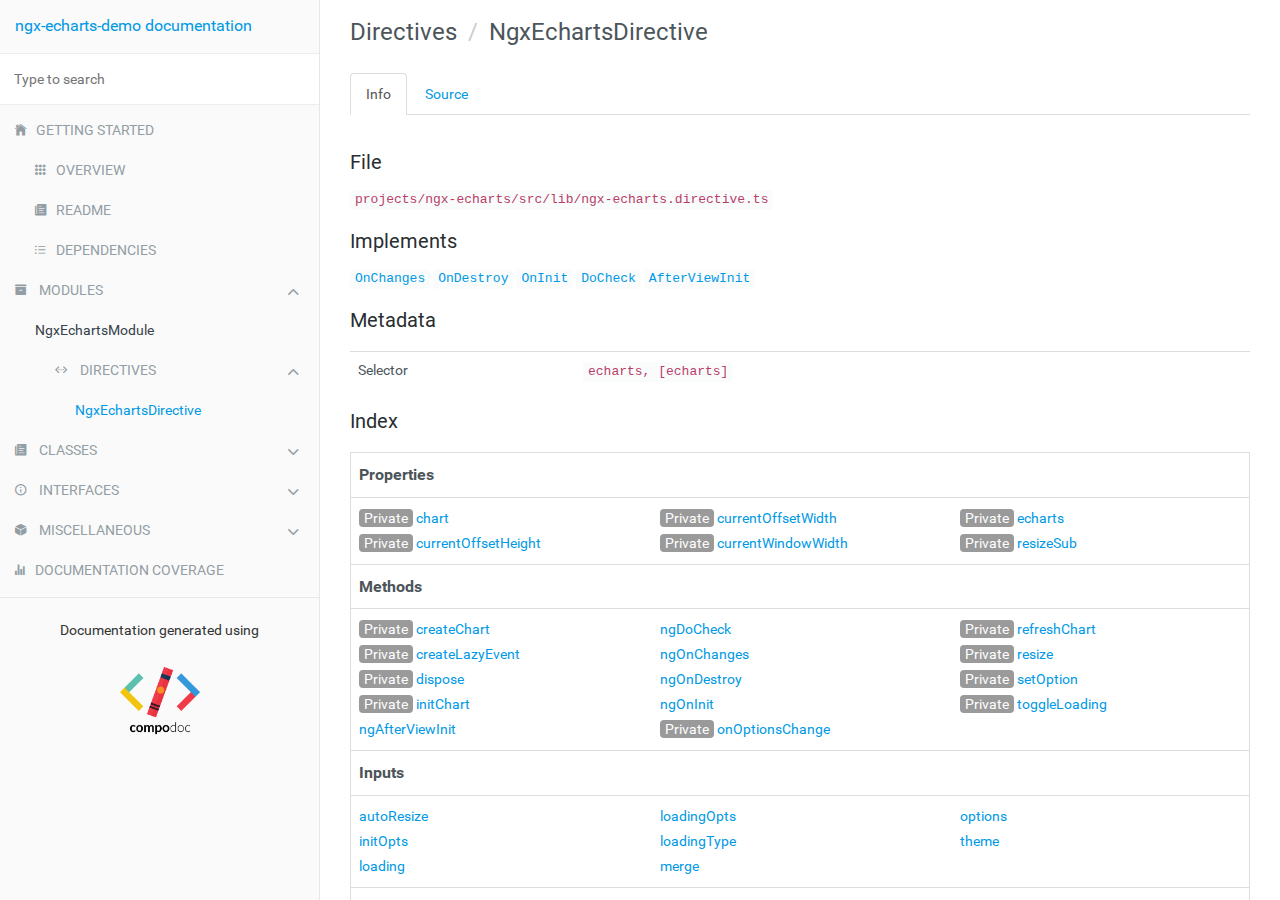
<file: api-doc/directives/NgxEchartsDirective.html>
<!doctype html>
<html class="no-js" lang="">
    <head>
        <meta charset="utf-8">
        <meta http-equiv="x-ua-compatible" content="ie=edge">
        <title>ngx-echarts-demo documentation</title>
        <meta name="description" content="">
        <meta name="viewport" content="width=device-width, initial-scale=1">

        <link rel="icon" type="image/x-icon" href="../images/favicon.ico">
	      <link rel="stylesheet" href="../styles/style.css">
        <link rel="stylesheet" href="../styles/stripe.css">
    </head>
    <body>

        <div class="navbar navbar-default navbar-fixed-top visible-xs">
            <a href="../" class="navbar-brand">ngx-echarts-demo documentation</a>
            <button type="button" class="btn btn-default btn-menu ion-ios-menu" id="btn-menu"></button>
        </div>

        <div class="xs-menu menu" id="mobile-menu">
                <div id="book-search-input" role="search"><input type="text" placeholder="Type to search"></div>            <compodoc-menu></compodoc-menu>
        </div>

        <div class="container-fluid main">
           <div class="row main">
               <div class="hidden-xs menu">
                   <compodoc-menu mode="normal"></compodoc-menu>
               </div>
               <!-- START CONTENT -->
               <div class="content directive">
                   <div class="content-data">






<ol class="breadcrumb">
  <li>Directives</li>
  <li>NgxEchartsDirective</li>
</ol>

<ul class="nav nav-tabs" role="tablist">
        <li class="active">
            <a href="#info" role="tab" id="info-tab" data-toggle="tab" data-link="info">Info</a>
        </li>
        <li >
            <a href="#source" role="tab" id="source-tab" data-toggle="tab" data-link="source">Source</a>
        </li>
</ul>

<div class="tab-content">
    <div class="tab-pane fade active in" id="c-info">
        <p class="comment">
            <h3>File</h3>
        </p>
        <p class="comment">
            <code>projects/ngx-echarts/src/lib/ngx-echarts.directive.ts</code>
        </p>


            <p class="comment">
                <h3>Implements</h3>
            </p>
            <p class="comment">
                            <code><a href="https://angular.io/api/core/OnChanges" target="_blank" >OnChanges</a></code>
                            <code><a href="https://angular.io/api/core/OnDestroy" target="_blank" >OnDestroy</a></code>
                            <code><a href="https://angular.io/api/core/OnInit" target="_blank" >OnInit</a></code>
                            <code><a href="https://angular.io/api/core/DoCheck" target="_blank" >DoCheck</a></code>
                            <code><a href="https://angular.io/api/core/AfterViewInit" target="_blank" >AfterViewInit</a></code>
            </p>


        <section>
            <h3>Metadata</h3>
            <table class="table table-sm table-hover">
                <tbody>

                    <tr>
                        <td class="col-md-3">Selector</td>
                        <td class="col-md-9"><code>echarts, [echarts]</code></td>
                    </tr>

                </tbody>
            </table>
        </section>

            <section>
    <h3 id="index">Index</h3>
    <table class="table table-sm table-bordered index-table">
        <tbody>
                <tr>
                    <td class="col-md-4">
                        <h6><b>Properties</b></h6>
                    </td>
                </tr>
                <tr>
                    <td class="col-md-4">
                        <ul class="index-list">
                            <li>
                                    <span class="modifier">Private</span>
                                <a href="#chart">chart</a>
                            </li>
                            <li>
                                    <span class="modifier">Private</span>
                                <a href="#currentOffsetHeight">currentOffsetHeight</a>
                            </li>
                            <li>
                                    <span class="modifier">Private</span>
                                <a href="#currentOffsetWidth">currentOffsetWidth</a>
                            </li>
                            <li>
                                    <span class="modifier">Private</span>
                                <a href="#currentWindowWidth">currentWindowWidth</a>
                            </li>
                            <li>
                                    <span class="modifier">Private</span>
                                <a href="#echarts">echarts</a>
                            </li>
                            <li>
                                    <span class="modifier">Private</span>
                                <a href="#resizeSub">resizeSub</a>
                            </li>
                        </ul>
                    </td>
                </tr>

                <tr>
                    <td class="col-md-4">
                        <h6><b>Methods</b></h6>
                    </td>
                </tr>
                <tr>
                    <td class="col-md-4">
                        <ul class="index-list">
                            <li>
                                    <span class="modifier">Private</span>
                                <a href="#createChart">createChart</a>
                            </li>
                            <li>
                                    <span class="modifier">Private</span>
                                <a href="#createLazyEvent">createLazyEvent</a>
                            </li>
                            <li>
                                    <span class="modifier">Private</span>
                                <a href="#dispose">dispose</a>
                            </li>
                            <li>
                                    <span class="modifier">Private</span>
                                <a href="#initChart">initChart</a>
                            </li>
                            <li>
                                <a href="#ngAfterViewInit">ngAfterViewInit</a>
                            </li>
                            <li>
                                <a href="#ngDoCheck">ngDoCheck</a>
                            </li>
                            <li>
                                <a href="#ngOnChanges">ngOnChanges</a>
                            </li>
                            <li>
                                <a href="#ngOnDestroy">ngOnDestroy</a>
                            </li>
                            <li>
                                <a href="#ngOnInit">ngOnInit</a>
                            </li>
                            <li>
                                    <span class="modifier">Private</span>
                                <a href="#onOptionsChange">onOptionsChange</a>
                            </li>
                            <li>
                                    <span class="modifier">Private</span>
                                <a href="#refreshChart">refreshChart</a>
                            </li>
                            <li>
                                    <span class="modifier">Private</span>
                                <a href="#resize">resize</a>
                            </li>
                            <li>
                                    <span class="modifier">Private</span>
                                <a href="#setOption">setOption</a>
                            </li>
                            <li>
                                    <span class="modifier">Private</span>
                                <a href="#toggleLoading">toggleLoading</a>
                            </li>
                        </ul>
                    </td>
                </tr>

                <tr>
                    <td class="col-md-4">
                        <h6><b>Inputs</b></h6>
                    </td>
                </tr>
                <tr>
                    <td class="col-md-4">
                        <ul class="index-list">
                            <li>
                                <a href="#autoResize">autoResize</a>
                            </li>
                            <li>
                                <a href="#initOpts">initOpts</a>
                            </li>
                            <li>
                                <a href="#loading">loading</a>
                            </li>
                            <li>
                                <a href="#loadingOpts">loadingOpts</a>
                            </li>
                            <li>
                                <a href="#loadingType">loadingType</a>
                            </li>
                            <li>
                                <a href="#merge">merge</a>
                            </li>
                            <li>
                                <a href="#options">options</a>
                            </li>
                            <li>
                                <a href="#theme">theme</a>
                            </li>
                        </ul>
                    </td>
                </tr>

                <tr>
                    <td class="col-md-4">
                        <h6><b>Outputs</b></h6>
                    </td>
                </tr>
                <tr>
                    <td class="col-md-4">
                        <ul class="index-list">
                            <li>
                                <a href="#chartAxisAreaSelected">chartAxisAreaSelected</a>
                            </li>
                            <li>
                                <a href="#chartBrush">chartBrush</a>
                            </li>
                            <li>
                                <a href="#chartBrushSelected">chartBrushSelected</a>
                            </li>
                            <li>
                                <a href="#chartClick">chartClick</a>
                            </li>
                            <li>
                                <a href="#chartContextMenu">chartContextMenu</a>
                            </li>
                            <li>
                                <a href="#chartDataRangeSelected">chartDataRangeSelected</a>
                            </li>
                            <li>
                                <a href="#chartDataViewChanged">chartDataViewChanged</a>
                            </li>
                            <li>
                                <a href="#chartDataZoom">chartDataZoom</a>
                            </li>
                            <li>
                                <a href="#chartDblClick">chartDblClick</a>
                            </li>
                            <li>
                                <a href="#chartFinished">chartFinished</a>
                            </li>
                            <li>
                                <a href="#chartFocusNodeAdjacency">chartFocusNodeAdjacency</a>
                            </li>
                            <li>
                                <a href="#chartGlobalOut">chartGlobalOut</a>
                            </li>
                            <li>
                                <a href="#chartInit">chartInit</a>
                            </li>
                            <li>
                                <a href="#chartLegendScroll">chartLegendScroll</a>
                            </li>
                            <li>
                                <a href="#chartLegendSelectChanged">chartLegendSelectChanged</a>
                            </li>
                            <li>
                                <a href="#chartLegendSelected">chartLegendSelected</a>
                            </li>
                            <li>
                                <a href="#chartLegendUnselected">chartLegendUnselected</a>
                            </li>
                            <li>
                                <a href="#chartMagicTypeChanged">chartMagicTypeChanged</a>
                            </li>
                            <li>
                                <a href="#chartMapSelectChanged">chartMapSelectChanged</a>
                            </li>
                            <li>
                                <a href="#chartMapSelected">chartMapSelected</a>
                            </li>
                            <li>
                                <a href="#chartMapUnselected">chartMapUnselected</a>
                            </li>
                            <li>
                                <a href="#chartMouseDown">chartMouseDown</a>
                            </li>
                            <li>
                                <a href="#chartMouseMove">chartMouseMove</a>
                            </li>
                            <li>
                                <a href="#chartMouseOut">chartMouseOut</a>
                            </li>
                            <li>
                                <a href="#chartMouseOver">chartMouseOver</a>
                            </li>
                            <li>
                                <a href="#chartMouseUp">chartMouseUp</a>
                            </li>
                            <li>
                                <a href="#chartPieSelectChanged">chartPieSelectChanged</a>
                            </li>
                            <li>
                                <a href="#chartPieSelected">chartPieSelected</a>
                            </li>
                            <li>
                                <a href="#chartPieUnselected">chartPieUnselected</a>
                            </li>
                            <li>
                                <a href="#chartRendered">chartRendered</a>
                            </li>
                            <li>
                                <a href="#chartRestore">chartRestore</a>
                            </li>
                            <li>
                                <a href="#chartTimelineChanged">chartTimelineChanged</a>
                            </li>
                            <li>
                                <a href="#chartTimelinePlayChanged">chartTimelinePlayChanged</a>
                            </li>
                            <li>
                                <a href="#chartUnfocusNodeAdjacency">chartUnfocusNodeAdjacency</a>
                            </li>
                        </ul>
                    </td>
                </tr>



        </tbody>
    </table>
</section>

            <section>
    <h3 id="constructor">Constructor</h3>
        <table class="table table-sm table-bordered">
            <tbody>
                <tr>
                    <td class="col-md-4">
<code>constructor(config: <a href="../interfaces/NgxEchartsConfig.html">NgxEchartsConfig</a>, el: <a href="https://angular.io/api/core/ElementRef" target="_blank">ElementRef</a>, ngZone: <a href="https://angular.io/api/core/NgZone" target="_blank">NgZone</a>)</code>
                    </td>
                </tr>
                        <tr>
                            <td class="col-md-4">
                                <div class="io-line">Defined in <a href="" data-line="90" class="link-to-prism">projects/ngx-echarts/src/lib/ngx-echarts.directive.ts:90</a></div>
                            </td>
                        </tr>

                <tr>
                    <td class="col-md-4">
                            <div>
                                    <b>Parameters :</b>
                                    <table class="params">
                                        <thead>
                                            <tr>
                                                <td>Name</td>
                                                    <td>Type</td>
                                                <td>Optional</td>
                                            </tr>
                                        </thead>
                                        <tbody>
                                                <tr>
                                                        <td>config</td>
                                                  
                                                        <td>
                                                                        <code><a href="../interfaces/NgxEchartsConfig.html" target="_self" >NgxEchartsConfig</a></code>
                                                        </td>
                                                  
                                                    <td>
                                                            No
                                                    </td>
                                                    
                                                </tr>
                                                <tr>
                                                        <td>el</td>
                                                  
                                                        <td>
                                                                        <code><a href="https://angular.io/api/core/ElementRef" target="_blank" >ElementRef</a></code>
                                                        </td>
                                                  
                                                    <td>
                                                            No
                                                    </td>
                                                    
                                                </tr>
                                                <tr>
                                                        <td>ngZone</td>
                                                  
                                                        <td>
                                                                        <code><a href="https://angular.io/api/core/NgZone" target="_blank" >NgZone</a></code>
                                                        </td>
                                                  
                                                    <td>
                                                            No
                                                    </td>
                                                    
                                                </tr>
                                        </tbody>
                                    </table>
                            </div>
                    </td>
                </tr>
            </tbody>
        </table>
</section>

            <section>
    <h3 id="inputs">Inputs</h3>
        <table class="table table-sm table-bordered">
            <tbody>
                <tr>
                    <td class="col-md-4">
                        <a name="autoResize"></a>
                        <b>autoResize</b>
                    </td>
                </tr>
                <tr>
                    <td class="col-md-4">
                        <i>Default value : </i><code>true</code>
                    </td>
                </tr>
                        <tr>
                            <td class="col-md-2" colspan="2">
                                    <div class="io-line">Defined in <a href="" data-line="41" class="link-to-prism">projects/ngx-echarts/src/lib/ngx-echarts.directive.ts:41</a></div>
                            </td>
                        </tr>
            </tbody>
        </table>
        <table class="table table-sm table-bordered">
            <tbody>
                <tr>
                    <td class="col-md-4">
                        <a name="initOpts"></a>
                        <b>initOpts</b>
                    </td>
                </tr>
                <tr>
                    <td class="col-md-4">
                        <i>Type : </i>    <code>literal type</code>

                    </td>
                </tr>
                        <tr>
                            <td class="col-md-2" colspan="2">
                                    <div class="io-line">Defined in <a href="" data-line="34" class="link-to-prism">projects/ngx-echarts/src/lib/ngx-echarts.directive.ts:34</a></div>
                            </td>
                        </tr>
            </tbody>
        </table>
        <table class="table table-sm table-bordered">
            <tbody>
                <tr>
                    <td class="col-md-4">
                        <a name="loading"></a>
                        <b>loading</b>
                    </td>
                </tr>
                <tr>
                    <td class="col-md-4">
                        <i>Type : </i>        <code><a href="https://developer.mozilla.org/en-US/docs/Web/JavaScript/Reference/Global_Objects/boolean" target="_blank" >boolean</a></code>

                    </td>
                </tr>
                        <tr>
                            <td class="col-md-2" colspan="2">
                                    <div class="io-line">Defined in <a href="" data-line="33" class="link-to-prism">projects/ngx-echarts/src/lib/ngx-echarts.directive.ts:33</a></div>
                            </td>
                        </tr>
            </tbody>
        </table>
        <table class="table table-sm table-bordered">
            <tbody>
                <tr>
                    <td class="col-md-4">
                        <a name="loadingOpts"></a>
                        <b>loadingOpts</b>
                    </td>
                </tr>
                <tr>
                    <td class="col-md-4">
                        <i>Type : </i>        <code><a href="https://developer.mozilla.org/en-US/docs/Web/JavaScript/Reference/Global_Objects/object" target="_blank" >object</a></code>

                    </td>
                </tr>
                        <tr>
                            <td class="col-md-2" colspan="2">
                                    <div class="io-line">Defined in <a href="" data-line="43" class="link-to-prism">projects/ngx-echarts/src/lib/ngx-echarts.directive.ts:43</a></div>
                            </td>
                        </tr>
            </tbody>
        </table>
        <table class="table table-sm table-bordered">
            <tbody>
                <tr>
                    <td class="col-md-4">
                        <a name="loadingType"></a>
                        <b>loadingType</b>
                    </td>
                </tr>
                <tr>
                    <td class="col-md-4">
                        <i>Default value : </i><code>&#x27;default&#x27;</code>
                    </td>
                </tr>
                        <tr>
                            <td class="col-md-2" colspan="2">
                                    <div class="io-line">Defined in <a href="" data-line="42" class="link-to-prism">projects/ngx-echarts/src/lib/ngx-echarts.directive.ts:42</a></div>
                            </td>
                        </tr>
            </tbody>
        </table>
        <table class="table table-sm table-bordered">
            <tbody>
                <tr>
                    <td class="col-md-4">
                        <a name="merge"></a>
                        <b>merge</b>
                    </td>
                </tr>
                <tr>
                    <td class="col-md-4">
                        <i>Type : </i>        <code><a href="https://www.typescriptlang.org/docs/handbook/basic-types.html" target="_blank" >any</a></code>

                    </td>
                </tr>
                        <tr>
                            <td class="col-md-2" colspan="2">
                                    <div class="io-line">Defined in <a href="" data-line="40" class="link-to-prism">projects/ngx-echarts/src/lib/ngx-echarts.directive.ts:40</a></div>
                            </td>
                        </tr>
            </tbody>
        </table>
        <table class="table table-sm table-bordered">
            <tbody>
                <tr>
                    <td class="col-md-4">
                        <a name="options"></a>
                        <b>options</b>
                    </td>
                </tr>
                <tr>
                    <td class="col-md-4">
                        <i>Type : </i>        <code><a href="https://www.typescriptlang.org/docs/handbook/basic-types.html" target="_blank" >any</a></code>

                    </td>
                </tr>
                        <tr>
                            <td class="col-md-2" colspan="2">
                                    <div class="io-line">Defined in <a href="" data-line="31" class="link-to-prism">projects/ngx-echarts/src/lib/ngx-echarts.directive.ts:31</a></div>
                            </td>
                        </tr>
            </tbody>
        </table>
        <table class="table table-sm table-bordered">
            <tbody>
                <tr>
                    <td class="col-md-4">
                        <a name="theme"></a>
                        <b>theme</b>
                    </td>
                </tr>
                <tr>
                    <td class="col-md-4">
                        <i>Type : </i>        <code><a href="https://developer.mozilla.org/en-US/docs/Web/JavaScript/Reference/Global_Objects/string" target="_blank" >string</a></code>

                    </td>
                </tr>
                        <tr>
                            <td class="col-md-2" colspan="2">
                                    <div class="io-line">Defined in <a href="" data-line="32" class="link-to-prism">projects/ngx-echarts/src/lib/ngx-echarts.directive.ts:32</a></div>
                            </td>
                        </tr>
            </tbody>
        </table>
</section>
            <section>
    <h3 id="outputs">Outputs</h3>
        <table class="table table-sm table-bordered">
            <tbody>
                <tr>
                    <td class="col-md-4">
                        <a name="chartAxisAreaSelected"></a>
                        <b>chartAxisAreaSelected</b>
                    </td>
                </tr>
                        <tr>
                            <td class="col-md-2" colspan="2">
                                    <div class="io-line">Defined in <a href="" data-line="77" class="link-to-prism">projects/ngx-echarts/src/lib/ngx-echarts.directive.ts:77</a></div>
                            </td>
                        </tr>
            </tbody>
        </table>
        <table class="table table-sm table-bordered">
            <tbody>
                <tr>
                    <td class="col-md-4">
                        <a name="chartBrush"></a>
                        <b>chartBrush</b>
                    </td>
                </tr>
                        <tr>
                            <td class="col-md-2" colspan="2">
                                    <div class="io-line">Defined in <a href="" data-line="80" class="link-to-prism">projects/ngx-echarts/src/lib/ngx-echarts.directive.ts:80</a></div>
                            </td>
                        </tr>
            </tbody>
        </table>
        <table class="table table-sm table-bordered">
            <tbody>
                <tr>
                    <td class="col-md-4">
                        <a name="chartBrushSelected"></a>
                        <b>chartBrushSelected</b>
                    </td>
                </tr>
                        <tr>
                            <td class="col-md-2" colspan="2">
                                    <div class="io-line">Defined in <a href="" data-line="81" class="link-to-prism">projects/ngx-echarts/src/lib/ngx-echarts.directive.ts:81</a></div>
                            </td>
                        </tr>
            </tbody>
        </table>
        <table class="table table-sm table-bordered">
            <tbody>
                <tr>
                    <td class="col-md-4">
                        <a name="chartClick"></a>
                        <b>chartClick</b>
                    </td>
                </tr>
                        <tr>
                            <td class="col-md-2" colspan="2">
                                    <div class="io-line">Defined in <a href="" data-line="49" class="link-to-prism">projects/ngx-echarts/src/lib/ngx-echarts.directive.ts:49</a></div>
                            </td>
                        </tr>
            </tbody>
        </table>
        <table class="table table-sm table-bordered">
            <tbody>
                <tr>
                    <td class="col-md-4">
                        <a name="chartContextMenu"></a>
                        <b>chartContextMenu</b>
                    </td>
                </tr>
                        <tr>
                            <td class="col-md-2" colspan="2">
                                    <div class="io-line">Defined in <a href="" data-line="57" class="link-to-prism">projects/ngx-echarts/src/lib/ngx-echarts.directive.ts:57</a></div>
                            </td>
                        </tr>
            </tbody>
        </table>
        <table class="table table-sm table-bordered">
            <tbody>
                <tr>
                    <td class="col-md-4">
                        <a name="chartDataRangeSelected"></a>
                        <b>chartDataRangeSelected</b>
                    </td>
                </tr>
                        <tr>
                            <td class="col-md-2" colspan="2">
                                    <div class="io-line">Defined in <a href="" data-line="65" class="link-to-prism">projects/ngx-echarts/src/lib/ngx-echarts.directive.ts:65</a></div>
                            </td>
                        </tr>
            </tbody>
        </table>
        <table class="table table-sm table-bordered">
            <tbody>
                <tr>
                    <td class="col-md-4">
                        <a name="chartDataViewChanged"></a>
                        <b>chartDataViewChanged</b>
                    </td>
                </tr>
                        <tr>
                            <td class="col-md-2" colspan="2">
                                    <div class="io-line">Defined in <a href="" data-line="69" class="link-to-prism">projects/ngx-echarts/src/lib/ngx-echarts.directive.ts:69</a></div>
                            </td>
                        </tr>
            </tbody>
        </table>
        <table class="table table-sm table-bordered">
            <tbody>
                <tr>
                    <td class="col-md-4">
                        <a name="chartDataZoom"></a>
                        <b>chartDataZoom</b>
                    </td>
                </tr>
                        <tr>
                            <td class="col-md-2" colspan="2">
                                    <div class="io-line">Defined in <a href="" data-line="64" class="link-to-prism">projects/ngx-echarts/src/lib/ngx-echarts.directive.ts:64</a></div>
                            </td>
                        </tr>
            </tbody>
        </table>
        <table class="table table-sm table-bordered">
            <tbody>
                <tr>
                    <td class="col-md-4">
                        <a name="chartDblClick"></a>
                        <b>chartDblClick</b>
                    </td>
                </tr>
                        <tr>
                            <td class="col-md-2" colspan="2">
                                    <div class="io-line">Defined in <a href="" data-line="50" class="link-to-prism">projects/ngx-echarts/src/lib/ngx-echarts.directive.ts:50</a></div>
                            </td>
                        </tr>
            </tbody>
        </table>
        <table class="table table-sm table-bordered">
            <tbody>
                <tr>
                    <td class="col-md-4">
                        <a name="chartFinished"></a>
                        <b>chartFinished</b>
                    </td>
                </tr>
                        <tr>
                            <td class="col-md-2" colspan="2">
                                    <div class="io-line">Defined in <a href="" data-line="83" class="link-to-prism">projects/ngx-echarts/src/lib/ngx-echarts.directive.ts:83</a></div>
                            </td>
                        </tr>
            </tbody>
        </table>
        <table class="table table-sm table-bordered">
            <tbody>
                <tr>
                    <td class="col-md-4">
                        <a name="chartFocusNodeAdjacency"></a>
                        <b>chartFocusNodeAdjacency</b>
                    </td>
                </tr>
                        <tr>
                            <td class="col-md-2" colspan="2">
                                    <div class="io-line">Defined in <a href="" data-line="78" class="link-to-prism">projects/ngx-echarts/src/lib/ngx-echarts.directive.ts:78</a></div>
                            </td>
                        </tr>
            </tbody>
        </table>
        <table class="table table-sm table-bordered">
            <tbody>
                <tr>
                    <td class="col-md-4">
                        <a name="chartGlobalOut"></a>
                        <b>chartGlobalOut</b>
                    </td>
                </tr>
                        <tr>
                            <td class="col-md-2" colspan="2">
                                    <div class="io-line">Defined in <a href="" data-line="56" class="link-to-prism">projects/ngx-echarts/src/lib/ngx-echarts.directive.ts:56</a></div>
                            </td>
                        </tr>
            </tbody>
        </table>
        <table class="table table-sm table-bordered">
            <tbody>
                <tr>
                    <td class="col-md-4">
                        <a name="chartInit"></a>
                        <b>chartInit</b>
                    </td>
                </tr>
                <tr>
                    <td class="col-md-4">
                        <i>Type : </i>        <code><a href="https://angular.io/api/core/EventEmitter" target="_blank" >EventEmitter</a></code>

                    </td>
                </tr>
                        <tr>
                            <td class="col-md-2" colspan="2">
                                    <div class="io-line">Defined in <a href="" data-line="46" class="link-to-prism">projects/ngx-echarts/src/lib/ngx-echarts.directive.ts:46</a></div>
                            </td>
                        </tr>
            </tbody>
        </table>
        <table class="table table-sm table-bordered">
            <tbody>
                <tr>
                    <td class="col-md-4">
                        <a name="chartLegendScroll"></a>
                        <b>chartLegendScroll</b>
                    </td>
                </tr>
                        <tr>
                            <td class="col-md-2" colspan="2">
                                    <div class="io-line">Defined in <a href="" data-line="63" class="link-to-prism">projects/ngx-echarts/src/lib/ngx-echarts.directive.ts:63</a></div>
                            </td>
                        </tr>
            </tbody>
        </table>
        <table class="table table-sm table-bordered">
            <tbody>
                <tr>
                    <td class="col-md-4">
                        <a name="chartLegendSelectChanged"></a>
                        <b>chartLegendSelectChanged</b>
                    </td>
                </tr>
                        <tr>
                            <td class="col-md-2" colspan="2">
                                    <div class="io-line">Defined in <a href="" data-line="60" class="link-to-prism">projects/ngx-echarts/src/lib/ngx-echarts.directive.ts:60</a></div>
                            </td>
                        </tr>
            </tbody>
        </table>
        <table class="table table-sm table-bordered">
            <tbody>
                <tr>
                    <td class="col-md-4">
                        <a name="chartLegendSelected"></a>
                        <b>chartLegendSelected</b>
                    </td>
                </tr>
                        <tr>
                            <td class="col-md-2" colspan="2">
                                    <div class="io-line">Defined in <a href="" data-line="61" class="link-to-prism">projects/ngx-echarts/src/lib/ngx-echarts.directive.ts:61</a></div>
                            </td>
                        </tr>
            </tbody>
        </table>
        <table class="table table-sm table-bordered">
            <tbody>
                <tr>
                    <td class="col-md-4">
                        <a name="chartLegendUnselected"></a>
                        <b>chartLegendUnselected</b>
                    </td>
                </tr>
                        <tr>
                            <td class="col-md-2" colspan="2">
                                    <div class="io-line">Defined in <a href="" data-line="62" class="link-to-prism">projects/ngx-echarts/src/lib/ngx-echarts.directive.ts:62</a></div>
                            </td>
                        </tr>
            </tbody>
        </table>
        <table class="table table-sm table-bordered">
            <tbody>
                <tr>
                    <td class="col-md-4">
                        <a name="chartMagicTypeChanged"></a>
                        <b>chartMagicTypeChanged</b>
                    </td>
                </tr>
                        <tr>
                            <td class="col-md-2" colspan="2">
                                    <div class="io-line">Defined in <a href="" data-line="70" class="link-to-prism">projects/ngx-echarts/src/lib/ngx-echarts.directive.ts:70</a></div>
                            </td>
                        </tr>
            </tbody>
        </table>
        <table class="table table-sm table-bordered">
            <tbody>
                <tr>
                    <td class="col-md-4">
                        <a name="chartMapSelectChanged"></a>
                        <b>chartMapSelectChanged</b>
                    </td>
                </tr>
                        <tr>
                            <td class="col-md-2" colspan="2">
                                    <div class="io-line">Defined in <a href="" data-line="74" class="link-to-prism">projects/ngx-echarts/src/lib/ngx-echarts.directive.ts:74</a></div>
                            </td>
                        </tr>
            </tbody>
        </table>
        <table class="table table-sm table-bordered">
            <tbody>
                <tr>
                    <td class="col-md-4">
                        <a name="chartMapSelected"></a>
                        <b>chartMapSelected</b>
                    </td>
                </tr>
                        <tr>
                            <td class="col-md-2" colspan="2">
                                    <div class="io-line">Defined in <a href="" data-line="75" class="link-to-prism">projects/ngx-echarts/src/lib/ngx-echarts.directive.ts:75</a></div>
                            </td>
                        </tr>
            </tbody>
        </table>
        <table class="table table-sm table-bordered">
            <tbody>
                <tr>
                    <td class="col-md-4">
                        <a name="chartMapUnselected"></a>
                        <b>chartMapUnselected</b>
                    </td>
                </tr>
                        <tr>
                            <td class="col-md-2" colspan="2">
                                    <div class="io-line">Defined in <a href="" data-line="76" class="link-to-prism">projects/ngx-echarts/src/lib/ngx-echarts.directive.ts:76</a></div>
                            </td>
                        </tr>
            </tbody>
        </table>
        <table class="table table-sm table-bordered">
            <tbody>
                <tr>
                    <td class="col-md-4">
                        <a name="chartMouseDown"></a>
                        <b>chartMouseDown</b>
                    </td>
                </tr>
                        <tr>
                            <td class="col-md-2" colspan="2">
                                    <div class="io-line">Defined in <a href="" data-line="51" class="link-to-prism">projects/ngx-echarts/src/lib/ngx-echarts.directive.ts:51</a></div>
                            </td>
                        </tr>
            </tbody>
        </table>
        <table class="table table-sm table-bordered">
            <tbody>
                <tr>
                    <td class="col-md-4">
                        <a name="chartMouseMove"></a>
                        <b>chartMouseMove</b>
                    </td>
                </tr>
                        <tr>
                            <td class="col-md-2" colspan="2">
                                    <div class="io-line">Defined in <a href="" data-line="52" class="link-to-prism">projects/ngx-echarts/src/lib/ngx-echarts.directive.ts:52</a></div>
                            </td>
                        </tr>
            </tbody>
        </table>
        <table class="table table-sm table-bordered">
            <tbody>
                <tr>
                    <td class="col-md-4">
                        <a name="chartMouseOut"></a>
                        <b>chartMouseOut</b>
                    </td>
                </tr>
                        <tr>
                            <td class="col-md-2" colspan="2">
                                    <div class="io-line">Defined in <a href="" data-line="55" class="link-to-prism">projects/ngx-echarts/src/lib/ngx-echarts.directive.ts:55</a></div>
                            </td>
                        </tr>
            </tbody>
        </table>
        <table class="table table-sm table-bordered">
            <tbody>
                <tr>
                    <td class="col-md-4">
                        <a name="chartMouseOver"></a>
                        <b>chartMouseOver</b>
                    </td>
                </tr>
                        <tr>
                            <td class="col-md-2" colspan="2">
                                    <div class="io-line">Defined in <a href="" data-line="54" class="link-to-prism">projects/ngx-echarts/src/lib/ngx-echarts.directive.ts:54</a></div>
                            </td>
                        </tr>
            </tbody>
        </table>
        <table class="table table-sm table-bordered">
            <tbody>
                <tr>
                    <td class="col-md-4">
                        <a name="chartMouseUp"></a>
                        <b>chartMouseUp</b>
                    </td>
                </tr>
                        <tr>
                            <td class="col-md-2" colspan="2">
                                    <div class="io-line">Defined in <a href="" data-line="53" class="link-to-prism">projects/ngx-echarts/src/lib/ngx-echarts.directive.ts:53</a></div>
                            </td>
                        </tr>
            </tbody>
        </table>
        <table class="table table-sm table-bordered">
            <tbody>
                <tr>
                    <td class="col-md-4">
                        <a name="chartPieSelectChanged"></a>
                        <b>chartPieSelectChanged</b>
                    </td>
                </tr>
                        <tr>
                            <td class="col-md-2" colspan="2">
                                    <div class="io-line">Defined in <a href="" data-line="71" class="link-to-prism">projects/ngx-echarts/src/lib/ngx-echarts.directive.ts:71</a></div>
                            </td>
                        </tr>
            </tbody>
        </table>
        <table class="table table-sm table-bordered">
            <tbody>
                <tr>
                    <td class="col-md-4">
                        <a name="chartPieSelected"></a>
                        <b>chartPieSelected</b>
                    </td>
                </tr>
                        <tr>
                            <td class="col-md-2" colspan="2">
                                    <div class="io-line">Defined in <a href="" data-line="72" class="link-to-prism">projects/ngx-echarts/src/lib/ngx-echarts.directive.ts:72</a></div>
                            </td>
                        </tr>
            </tbody>
        </table>
        <table class="table table-sm table-bordered">
            <tbody>
                <tr>
                    <td class="col-md-4">
                        <a name="chartPieUnselected"></a>
                        <b>chartPieUnselected</b>
                    </td>
                </tr>
                        <tr>
                            <td class="col-md-2" colspan="2">
                                    <div class="io-line">Defined in <a href="" data-line="73" class="link-to-prism">projects/ngx-echarts/src/lib/ngx-echarts.directive.ts:73</a></div>
                            </td>
                        </tr>
            </tbody>
        </table>
        <table class="table table-sm table-bordered">
            <tbody>
                <tr>
                    <td class="col-md-4">
                        <a name="chartRendered"></a>
                        <b>chartRendered</b>
                    </td>
                </tr>
                        <tr>
                            <td class="col-md-2" colspan="2">
                                    <div class="io-line">Defined in <a href="" data-line="82" class="link-to-prism">projects/ngx-echarts/src/lib/ngx-echarts.directive.ts:82</a></div>
                            </td>
                        </tr>
            </tbody>
        </table>
        <table class="table table-sm table-bordered">
            <tbody>
                <tr>
                    <td class="col-md-4">
                        <a name="chartRestore"></a>
                        <b>chartRestore</b>
                    </td>
                </tr>
                        <tr>
                            <td class="col-md-2" colspan="2">
                                    <div class="io-line">Defined in <a href="" data-line="68" class="link-to-prism">projects/ngx-echarts/src/lib/ngx-echarts.directive.ts:68</a></div>
                            </td>
                        </tr>
            </tbody>
        </table>
        <table class="table table-sm table-bordered">
            <tbody>
                <tr>
                    <td class="col-md-4">
                        <a name="chartTimelineChanged"></a>
                        <b>chartTimelineChanged</b>
                    </td>
                </tr>
                        <tr>
                            <td class="col-md-2" colspan="2">
                                    <div class="io-line">Defined in <a href="" data-line="66" class="link-to-prism">projects/ngx-echarts/src/lib/ngx-echarts.directive.ts:66</a></div>
                            </td>
                        </tr>
            </tbody>
        </table>
        <table class="table table-sm table-bordered">
            <tbody>
                <tr>
                    <td class="col-md-4">
                        <a name="chartTimelinePlayChanged"></a>
                        <b>chartTimelinePlayChanged</b>
                    </td>
                </tr>
                        <tr>
                            <td class="col-md-2" colspan="2">
                                    <div class="io-line">Defined in <a href="" data-line="67" class="link-to-prism">projects/ngx-echarts/src/lib/ngx-echarts.directive.ts:67</a></div>
                            </td>
                        </tr>
            </tbody>
        </table>
        <table class="table table-sm table-bordered">
            <tbody>
                <tr>
                    <td class="col-md-4">
                        <a name="chartUnfocusNodeAdjacency"></a>
                        <b>chartUnfocusNodeAdjacency</b>
                    </td>
                </tr>
                        <tr>
                            <td class="col-md-2" colspan="2">
                                    <div class="io-line">Defined in <a href="" data-line="79" class="link-to-prism">projects/ngx-echarts/src/lib/ngx-echarts.directive.ts:79</a></div>
                            </td>
                        </tr>
            </tbody>
        </table>
</section>


            <section>
    
    <h3 id="methods">
        Methods
    </h3>
    <table class="table table-sm table-bordered">
        <tbody>
            <tr>
                <td class="col-md-4">
                    <a name="createChart"></a>
                    <span class="name">
                        <b>
                            <span class="modifier">Private</span>
                            createChart
                        </b>
                        <a href="#createChart"><span class="icon ion-ios-link"></span></a>
                    </span>
                </td>
            </tr>
            <tr>
                <td class="col-md-4">
                    <span class="modifier-icon icon ion-ios-reset"></span>
                    <code>createChart()</code>
                </td>
            </tr>


            <tr>
                <td class="col-md-4">
                    <div class="io-line">Defined in <a href="" data-line="178"
                            class="link-to-prism">projects/ngx-echarts/src/lib/ngx-echarts.directive.ts:178</a></div>
                </td>
            </tr>


            <tr>
                <td class="col-md-4">

                    <div class="io-description">
                        <b>Returns : </b>        <code><a href="https://www.typescriptlang.org/docs/handbook/basic-types.html" target="_blank" >any</a></code>

                    </div>
                </td>
            </tr>
        </tbody>
    </table>
    <table class="table table-sm table-bordered">
        <tbody>
            <tr>
                <td class="col-md-4">
                    <a name="createLazyEvent"></a>
                    <span class="name">
                        <b>
                            <span class="modifier">Private</span>
                            createLazyEvent
                        </b>
                        <a href="#createLazyEvent"><span class="icon ion-ios-link"></span></a>
                    </span>
                </td>
            </tr>
            <tr>
                <td class="col-md-4">
                    <span class="modifier-icon icon ion-ios-reset"></span>
                    <code>createLazyEvent(eventName: <a href="https://developer.mozilla.org/en-US/docs/Web/JavaScript/Reference/Global_Objects/string" target="_blank">string</a>)</code>
                </td>
            </tr>


            <tr>
                <td class="col-md-4">
                    <div class="io-line">Defined in <a href="" data-line="215"
                            class="link-to-prism">projects/ngx-echarts/src/lib/ngx-echarts.directive.ts:215</a></div>
                </td>
            </tr>

            <tr>
                <td class="col-md-4">
                    <b>Type parameters :</b>
                    <ul class="type-parameters">
                        <li>T</li>
                    </ul>
                </td>
            </tr>

            <tr>
                <td class="col-md-4">

                    <div class="io-description">
                        <b>Parameters :</b>
                        <table class="params">
                            <thead>
                                <tr>
                                    <td>Name</td>
                                    <td>Type</td>
                                    <td>Optional</td>
                                </tr>
                            </thead>
                            <tbody>
                                <tr>
                                    <td>eventName</td>
                                    <td>
                                                <code><a href="https://developer.mozilla.org/en-US/docs/Web/JavaScript/Reference/Global_Objects/string" target="_blank" >string</a></code>
                                    </td>

                                    <td>
                                        No
                                    </td>


                                </tr>
                            </tbody>
                        </table>
                    </div>
                    <div>
                    </div>
                    <div class="io-description">
                        <b>Returns : </b>    <code>EventEmitter&lt;T&gt;</code>

                    </div>
                    <div class="io-description">
                        
                    </div>
                </td>
            </tr>
        </tbody>
    </table>
    <table class="table table-sm table-bordered">
        <tbody>
            <tr>
                <td class="col-md-4">
                    <a name="dispose"></a>
                    <span class="name">
                        <b>
                            <span class="modifier">Private</span>
                            dispose
                        </b>
                        <a href="#dispose"><span class="icon ion-ios-link"></span></a>
                    </span>
                </td>
            </tr>
            <tr>
                <td class="col-md-4">
                    <span class="modifier-icon icon ion-ios-reset"></span>
                    <code>dispose()</code>
                </td>
            </tr>


            <tr>
                <td class="col-md-4">
                    <div class="io-line">Defined in <a href="" data-line="146"
                            class="link-to-prism">projects/ngx-echarts/src/lib/ngx-echarts.directive.ts:146</a></div>
                </td>
            </tr>


            <tr>
                <td class="col-md-4">

                    <div class="io-description">
                        <b>Returns : </b>        <code><a href="https://www.typescriptlang.org/docs/handbook/basic-types.html" target="_blank" >void</a></code>

                    </div>
                </td>
            </tr>
        </tbody>
    </table>
    <table class="table table-sm table-bordered">
        <tbody>
            <tr>
                <td class="col-md-4">
                    <a name="initChart"></a>
                    <span class="name">
                        <b>
                            <span class="modifier">Private</span>
                            initChart
                        </b>
                        <a href="#initChart"><span class="icon ion-ios-link"></span></a>
                    </span>
                </td>
            </tr>
            <tr>
                <td class="col-md-4">
                    <span class="modifier-icon icon ion-ios-reset"></span>
                    <code>initChart()</code>
                </td>
            </tr>


            <tr>
                <td class="col-md-4">
                    <div class="io-line">Defined in <a href="" data-line="194"
                            class="link-to-prism">projects/ngx-echarts/src/lib/ngx-echarts.directive.ts:194</a></div>
                </td>
            </tr>


            <tr>
                <td class="col-md-4">

                    <div class="io-description">
                        <b>Returns : </b>        <code><a href="https://www.typescriptlang.org/docs/handbook/basic-types.html" target="_blank" >void</a></code>

                    </div>
                </td>
            </tr>
        </tbody>
    </table>
    <table class="table table-sm table-bordered">
        <tbody>
            <tr>
                <td class="col-md-4">
                    <a name="ngAfterViewInit"></a>
                    <span class="name">
                        <b>
                            ngAfterViewInit
                        </b>
                        <a href="#ngAfterViewInit"><span class="icon ion-ios-link"></span></a>
                    </span>
                </td>
            </tr>
            <tr>
                <td class="col-md-4">
<code>ngAfterViewInit()</code>
                </td>
            </tr>


            <tr>
                <td class="col-md-4">
                    <div class="io-line">Defined in <a href="" data-line="142"
                            class="link-to-prism">projects/ngx-echarts/src/lib/ngx-echarts.directive.ts:142</a></div>
                </td>
            </tr>


            <tr>
                <td class="col-md-4">

                    <div class="io-description">
                        <b>Returns : </b>        <code><a href="https://www.typescriptlang.org/docs/handbook/basic-types.html" target="_blank" >void</a></code>

                    </div>
                </td>
            </tr>
        </tbody>
    </table>
    <table class="table table-sm table-bordered">
        <tbody>
            <tr>
                <td class="col-md-4">
                    <a name="ngDoCheck"></a>
                    <span class="name">
                        <b>
                            ngDoCheck
                        </b>
                        <a href="#ngDoCheck"><span class="icon ion-ios-link"></span></a>
                    </span>
                </td>
            </tr>
            <tr>
                <td class="col-md-4">
<code>ngDoCheck()</code>
                </td>
            </tr>


            <tr>
                <td class="col-md-4">
                    <div class="io-line">Defined in <a href="" data-line="128"
                            class="link-to-prism">projects/ngx-echarts/src/lib/ngx-echarts.directive.ts:128</a></div>
                </td>
            </tr>


            <tr>
                <td class="col-md-4">

                    <div class="io-description">
                        <b>Returns : </b>        <code><a href="https://www.typescriptlang.org/docs/handbook/basic-types.html" target="_blank" >void</a></code>

                    </div>
                </td>
            </tr>
        </tbody>
    </table>
    <table class="table table-sm table-bordered">
        <tbody>
            <tr>
                <td class="col-md-4">
                    <a name="ngOnChanges"></a>
                    <span class="name">
                        <b>
                            ngOnChanges
                        </b>
                        <a href="#ngOnChanges"><span class="icon ion-ios-link"></span></a>
                    </span>
                </td>
            </tr>
            <tr>
                <td class="col-md-4">
<code>ngOnChanges(changes: <a href="https://angular.io/api/core/SimpleChanges" target="_blank">SimpleChanges</a>)</code>
                </td>
            </tr>


            <tr>
                <td class="col-md-4">
                    <div class="io-line">Defined in <a href="" data-line="100"
                            class="link-to-prism">projects/ngx-echarts/src/lib/ngx-echarts.directive.ts:100</a></div>
                </td>
            </tr>


            <tr>
                <td class="col-md-4">

                    <div class="io-description">
                        <b>Parameters :</b>
                        <table class="params">
                            <thead>
                                <tr>
                                    <td>Name</td>
                                    <td>Type</td>
                                    <td>Optional</td>
                                </tr>
                            </thead>
                            <tbody>
                                <tr>
                                    <td>changes</td>
                                    <td>
                                                <code><a href="https://angular.io/api/core/SimpleChanges" target="_blank" >SimpleChanges</a></code>
                                    </td>

                                    <td>
                                        No
                                    </td>


                                </tr>
                            </tbody>
                        </table>
                    </div>
                    <div>
                    </div>
                    <div class="io-description">
                        <b>Returns : </b>        <code><a href="https://www.typescriptlang.org/docs/handbook/basic-types.html" target="_blank" >void</a></code>

                    </div>
                    <div class="io-description">
                        
                    </div>
                </td>
            </tr>
        </tbody>
    </table>
    <table class="table table-sm table-bordered">
        <tbody>
            <tr>
                <td class="col-md-4">
                    <a name="ngOnDestroy"></a>
                    <span class="name">
                        <b>
                            ngOnDestroy
                        </b>
                        <a href="#ngOnDestroy"><span class="icon ion-ios-link"></span></a>
                    </span>
                </td>
            </tr>
            <tr>
                <td class="col-md-4">
<code>ngOnDestroy()</code>
                </td>
            </tr>


            <tr>
                <td class="col-md-4">
                    <div class="io-line">Defined in <a href="" data-line="121"
                            class="link-to-prism">projects/ngx-echarts/src/lib/ngx-echarts.directive.ts:121</a></div>
                </td>
            </tr>


            <tr>
                <td class="col-md-4">

                    <div class="io-description">
                        <b>Returns : </b>        <code><a href="https://www.typescriptlang.org/docs/handbook/basic-types.html" target="_blank" >void</a></code>

                    </div>
                </td>
            </tr>
        </tbody>
    </table>
    <table class="table table-sm table-bordered">
        <tbody>
            <tr>
                <td class="col-md-4">
                    <a name="ngOnInit"></a>
                    <span class="name">
                        <b>
                            ngOnInit
                        </b>
                        <a href="#ngOnInit"><span class="icon ion-ios-link"></span></a>
                    </span>
                </td>
            </tr>
            <tr>
                <td class="col-md-4">
<code>ngOnInit()</code>
                </td>
            </tr>


            <tr>
                <td class="col-md-4">
                    <div class="io-line">Defined in <a href="" data-line="108"
                            class="link-to-prism">projects/ngx-echarts/src/lib/ngx-echarts.directive.ts:108</a></div>
                </td>
            </tr>


            <tr>
                <td class="col-md-4">

                    <div class="io-description">
                        <b>Returns : </b>        <code><a href="https://www.typescriptlang.org/docs/handbook/basic-types.html" target="_blank" >void</a></code>

                    </div>
                </td>
            </tr>
        </tbody>
    </table>
    <table class="table table-sm table-bordered">
        <tbody>
            <tr>
                <td class="col-md-4">
                    <a name="onOptionsChange"></a>
                    <span class="name">
                        <b>
                            <span class="modifier">Private</span>
                            onOptionsChange
                        </b>
                        <a href="#onOptionsChange"><span class="icon ion-ios-link"></span></a>
                    </span>
                </td>
            </tr>
            <tr>
                <td class="col-md-4">
                    <span class="modifier-icon icon ion-ios-reset"></span>
                    <code>onOptionsChange(opt: <a href="https://www.typescriptlang.org/docs/handbook/basic-types.html" target="_blank">any</a>)</code>
                </td>
            </tr>


            <tr>
                <td class="col-md-4">
                    <div class="io-line">Defined in <a href="" data-line="202"
                            class="link-to-prism">projects/ngx-echarts/src/lib/ngx-echarts.directive.ts:202</a></div>
                </td>
            </tr>


            <tr>
                <td class="col-md-4">

                    <div class="io-description">
                        <b>Parameters :</b>
                        <table class="params">
                            <thead>
                                <tr>
                                    <td>Name</td>
                                    <td>Type</td>
                                    <td>Optional</td>
                                </tr>
                            </thead>
                            <tbody>
                                <tr>
                                    <td>opt</td>
                                    <td>
                                                <code><a href="https://www.typescriptlang.org/docs/handbook/basic-types.html" target="_blank" >any</a></code>
                                    </td>

                                    <td>
                                        No
                                    </td>


                                </tr>
                            </tbody>
                        </table>
                    </div>
                    <div>
                    </div>
                    <div class="io-description">
                        <b>Returns : </b>        <code><a href="https://www.typescriptlang.org/docs/handbook/basic-types.html" target="_blank" >void</a></code>

                    </div>
                    <div class="io-description">
                        
                    </div>
                </td>
            </tr>
        </tbody>
    </table>
    <table class="table table-sm table-bordered">
        <tbody>
            <tr>
                <td class="col-md-4">
                    <a name="refreshChart"></a>
                    <span class="name">
                        <b>
                            <span class="modifier">Private</span>
                            refreshChart
                        </b>
                        <a href="#refreshChart"><span class="icon ion-ios-link"></span></a>
                    </span>
                </td>
            </tr>
            <tr>
                <td class="col-md-4">
                    <span class="modifier-icon icon ion-ios-reset"></span>
                    <code>refreshChart()</code>
                </td>
            </tr>


            <tr>
                <td class="col-md-4">
                    <div class="io-line">Defined in <a href="" data-line="173"
                            class="link-to-prism">projects/ngx-echarts/src/lib/ngx-echarts.directive.ts:173</a></div>
                </td>
            </tr>


            <tr>
                <td class="col-md-4">

                    <div class="io-description">
                        <b>Returns : </b>        <code><a href="https://www.typescriptlang.org/docs/handbook/basic-types.html" target="_blank" >void</a></code>

                    </div>
                </td>
            </tr>
        </tbody>
    </table>
    <table class="table table-sm table-bordered">
        <tbody>
            <tr>
                <td class="col-md-4">
                    <a name="resize"></a>
                    <span class="name">
                        <b>
                            <span class="modifier">Private</span>
                            resize
                        </b>
                        <a href="#resize"><span class="icon ion-ios-link"></span></a>
                    </span>
                </td>
            </tr>
            <tr>
                <td class="col-md-4">
                    <span class="modifier-icon icon ion-ios-reset"></span>
                    <code>resize()</code>
                </td>
            </tr>


            <tr>
                <td class="col-md-4">
                    <div class="io-line">Defined in <a href="" data-line="153"
                            class="link-to-prism">projects/ngx-echarts/src/lib/ngx-echarts.directive.ts:153</a></div>
                </td>
            </tr>


            <tr>
                <td class="col-md-4">

                    <div class="io-description">
                        <b>Returns : </b>        <code><a href="https://www.typescriptlang.org/docs/handbook/basic-types.html" target="_blank" >void</a></code>

                    </div>
                </td>
            </tr>
        </tbody>
    </table>
    <table class="table table-sm table-bordered">
        <tbody>
            <tr>
                <td class="col-md-4">
                    <a name="setOption"></a>
                    <span class="name">
                        <b>
                            <span class="modifier">Private</span>
                            setOption
                        </b>
                        <a href="#setOption"><span class="icon ion-ios-link"></span></a>
                    </span>
                </td>
            </tr>
            <tr>
                <td class="col-md-4">
                    <span class="modifier-icon icon ion-ios-reset"></span>
                    <code>setOption(option: <a href="https://www.typescriptlang.org/docs/handbook/basic-types.html" target="_blank">any</a>, opts?: <a href="https://www.typescriptlang.org/docs/handbook/basic-types.html" target="_blank">any</a>)</code>
                </td>
            </tr>


            <tr>
                <td class="col-md-4">
                    <div class="io-line">Defined in <a href="" data-line="167"
                            class="link-to-prism">projects/ngx-echarts/src/lib/ngx-echarts.directive.ts:167</a></div>
                </td>
            </tr>


            <tr>
                <td class="col-md-4">

                    <div class="io-description">
                        <b>Parameters :</b>
                        <table class="params">
                            <thead>
                                <tr>
                                    <td>Name</td>
                                    <td>Type</td>
                                    <td>Optional</td>
                                </tr>
                            </thead>
                            <tbody>
                                <tr>
                                    <td>option</td>
                                    <td>
                                                <code><a href="https://www.typescriptlang.org/docs/handbook/basic-types.html" target="_blank" >any</a></code>
                                    </td>

                                    <td>
                                        No
                                    </td>


                                </tr>
                                <tr>
                                    <td>opts</td>
                                    <td>
                                                <code><a href="https://www.typescriptlang.org/docs/handbook/basic-types.html" target="_blank" >any</a></code>
                                    </td>

                                    <td>
                                        Yes
                                    </td>


                                </tr>
                            </tbody>
                        </table>
                    </div>
                    <div>
                    </div>
                    <div class="io-description">
                        <b>Returns : </b>        <code><a href="https://www.typescriptlang.org/docs/handbook/basic-types.html" target="_blank" >void</a></code>

                    </div>
                    <div class="io-description">
                        
                    </div>
                </td>
            </tr>
        </tbody>
    </table>
    <table class="table table-sm table-bordered">
        <tbody>
            <tr>
                <td class="col-md-4">
                    <a name="toggleLoading"></a>
                    <span class="name">
                        <b>
                            <span class="modifier">Private</span>
                            toggleLoading
                        </b>
                        <a href="#toggleLoading"><span class="icon ion-ios-link"></span></a>
                    </span>
                </td>
            </tr>
            <tr>
                <td class="col-md-4">
                    <span class="modifier-icon icon ion-ios-reset"></span>
                    <code>toggleLoading(loading: <a href="https://developer.mozilla.org/en-US/docs/Web/JavaScript/Reference/Global_Objects/boolean" target="_blank">boolean</a>)</code>
                </td>
            </tr>


            <tr>
                <td class="col-md-4">
                    <div class="io-line">Defined in <a href="" data-line="159"
                            class="link-to-prism">projects/ngx-echarts/src/lib/ngx-echarts.directive.ts:159</a></div>
                </td>
            </tr>


            <tr>
                <td class="col-md-4">

                    <div class="io-description">
                        <b>Parameters :</b>
                        <table class="params">
                            <thead>
                                <tr>
                                    <td>Name</td>
                                    <td>Type</td>
                                    <td>Optional</td>
                                </tr>
                            </thead>
                            <tbody>
                                <tr>
                                    <td>loading</td>
                                    <td>
                                                <code><a href="https://developer.mozilla.org/en-US/docs/Web/JavaScript/Reference/Global_Objects/boolean" target="_blank" >boolean</a></code>
                                    </td>

                                    <td>
                                        No
                                    </td>


                                </tr>
                            </tbody>
                        </table>
                    </div>
                    <div>
                    </div>
                    <div class="io-description">
                        <b>Returns : </b>        <code><a href="https://www.typescriptlang.org/docs/handbook/basic-types.html" target="_blank" >void</a></code>

                    </div>
                    <div class="io-description">
                        
                    </div>
                </td>
            </tr>
        </tbody>
    </table>
</section>
            <section>
    
        <h3 id="inputs">
            Properties
        </h3>
        <table class="table table-sm table-bordered">
            <tbody>
                <tr>
                    <td class="col-md-4">
                        <a name="chart"></a>
                        <span class="name">
                            <b>
                                <span class="modifier">Private</span>
                            chart</b>
                            <a href="#chart"><span class="icon ion-ios-link"></span></a>
                        </span>
                    </td>
                </tr>
                    <tr>
                        <td class="col-md-4">
                            <i>Type : </i>        <code><a href="https://www.typescriptlang.org/docs/handbook/basic-types.html" target="_blank" >any</a></code>

                        </td>
                    </tr>
                        <tr>
                            <td class="col-md-4">
                                    <div class="io-line">Defined in <a href="" data-line="85" class="link-to-prism">projects/ngx-echarts/src/lib/ngx-echarts.directive.ts:85</a></div>
                            </td>
                        </tr>


            </tbody>
        </table>
        <table class="table table-sm table-bordered">
            <tbody>
                <tr>
                    <td class="col-md-4">
                        <a name="currentOffsetHeight"></a>
                        <span class="name">
                            <b>
                                <span class="modifier">Private</span>
                            currentOffsetHeight</b>
                            <a href="#currentOffsetHeight"><span class="icon ion-ios-link"></span></a>
                        </span>
                    </td>
                </tr>
                    <tr>
                        <td class="col-md-4">
                            <i>Type : </i>        <code><a href="https://developer.mozilla.org/en-US/docs/Web/JavaScript/Reference/Global_Objects/number" target="_blank" >number</a></code>

                        </td>
                    </tr>
                    <tr>
                        <td class="col-md-4">
                            <i>Default value : </i><code>0</code>
                        </td>
                    </tr>
                        <tr>
                            <td class="col-md-4">
                                    <div class="io-line">Defined in <a href="" data-line="88" class="link-to-prism">projects/ngx-echarts/src/lib/ngx-echarts.directive.ts:88</a></div>
                            </td>
                        </tr>


            </tbody>
        </table>
        <table class="table table-sm table-bordered">
            <tbody>
                <tr>
                    <td class="col-md-4">
                        <a name="currentOffsetWidth"></a>
                        <span class="name">
                            <b>
                                <span class="modifier">Private</span>
                            currentOffsetWidth</b>
                            <a href="#currentOffsetWidth"><span class="icon ion-ios-link"></span></a>
                        </span>
                    </td>
                </tr>
                    <tr>
                        <td class="col-md-4">
                            <i>Type : </i>        <code><a href="https://developer.mozilla.org/en-US/docs/Web/JavaScript/Reference/Global_Objects/number" target="_blank" >number</a></code>

                        </td>
                    </tr>
                    <tr>
                        <td class="col-md-4">
                            <i>Default value : </i><code>0</code>
                        </td>
                    </tr>
                        <tr>
                            <td class="col-md-4">
                                    <div class="io-line">Defined in <a href="" data-line="87" class="link-to-prism">projects/ngx-echarts/src/lib/ngx-echarts.directive.ts:87</a></div>
                            </td>
                        </tr>


            </tbody>
        </table>
        <table class="table table-sm table-bordered">
            <tbody>
                <tr>
                    <td class="col-md-4">
                        <a name="currentWindowWidth"></a>
                        <span class="name">
                            <b>
                                <span class="modifier">Private</span>
                            currentWindowWidth</b>
                            <a href="#currentWindowWidth"><span class="icon ion-ios-link"></span></a>
                        </span>
                    </td>
                </tr>
                    <tr>
                        <td class="col-md-4">
                            <i>Type : </i>        <code><a href="https://developer.mozilla.org/en-US/docs/Web/JavaScript/Reference/Global_Objects/number" target="_blank" >number</a></code>

                        </td>
                    </tr>
                        <tr>
                            <td class="col-md-4">
                                    <div class="io-line">Defined in <a href="" data-line="89" class="link-to-prism">projects/ngx-echarts/src/lib/ngx-echarts.directive.ts:89</a></div>
                            </td>
                        </tr>


            </tbody>
        </table>
        <table class="table table-sm table-bordered">
            <tbody>
                <tr>
                    <td class="col-md-4">
                        <a name="echarts"></a>
                        <span class="name">
                            <b>
                                <span class="modifier">Private</span>
                            echarts</b>
                            <a href="#echarts"><span class="icon ion-ios-link"></span></a>
                        </span>
                    </td>
                </tr>
                    <tr>
                        <td class="col-md-4">
                            <i>Type : </i>        <code><a href="https://www.typescriptlang.org/docs/handbook/basic-types.html" target="_blank" >any</a></code>

                        </td>
                    </tr>
                        <tr>
                            <td class="col-md-4">
                                    <div class="io-line">Defined in <a href="" data-line="86" class="link-to-prism">projects/ngx-echarts/src/lib/ngx-echarts.directive.ts:86</a></div>
                            </td>
                        </tr>


            </tbody>
        </table>
        <table class="table table-sm table-bordered">
            <tbody>
                <tr>
                    <td class="col-md-4">
                        <a name="resizeSub"></a>
                        <span class="name">
                            <b>
                                <span class="modifier">Private</span>
                            resizeSub</b>
                            <a href="#resizeSub"><span class="icon ion-ios-link"></span></a>
                        </span>
                    </td>
                </tr>
                    <tr>
                        <td class="col-md-4">
                            <i>Type : </i>    <code>Subscription</code>

                        </td>
                    </tr>
                        <tr>
                            <td class="col-md-4">
                                    <div class="io-line">Defined in <a href="" data-line="90" class="link-to-prism">projects/ngx-echarts/src/lib/ngx-echarts.directive.ts:90</a></div>
                            </td>
                        </tr>


            </tbody>
        </table>
</section>


    </div>


    <div class="tab-pane fade  tab-source-code" id="c-source">
        <pre class="line-numbers compodoc-sourcecode"><code class="language-typescript">import {
  AfterViewInit,
  Directive,
  DoCheck,
  ElementRef,
  EventEmitter,
  Input,
  NgZone,
  OnChanges,
  OnDestroy,
  OnInit,
  Output,
  SimpleChanges,
  InjectionToken,
  Inject,
} from &#x27;@angular/core&#x27;;
import { fromEvent, Observable, Subscription } from &#x27;rxjs&#x27;;
import { debounceTime, switchMap } from &#x27;rxjs/operators&#x27;;
import { ChangeFilter } from &#x27;./change-filter&#x27;;

export interface NgxEchartsConfig {
  echarts: any;
}
export const NGX_ECHARTS_CONFIG &#x3D; new InjectionToken&lt;NgxEchartsConfig&gt;(&#x27;NGX_ECHARTS_CONFIG&#x27;);

@Directive({
  selector: &#x27;echarts, [echarts]&#x27;,
  exportAs: &#x27;echarts&#x27;,
})
export class NgxEchartsDirective implements OnChanges, OnDestroy, OnInit, DoCheck, AfterViewInit {
  @Input() options: any;
  @Input() theme: string;
  @Input() loading: boolean;
  @Input() initOpts: {
    devicePixelRatio?: number;
    renderer?: string;
    width?: number | string;
    height?: number | string;
  };
  @Input() merge: any;
  @Input() autoResize &#x3D; true;
  @Input() loadingType &#x3D; &#x27;default&#x27;;
  @Input() loadingOpts: object;

  // ngx-echarts events
  @Output() chartInit &#x3D; new EventEmitter&lt;any&gt;();

  // echarts mouse events
  @Output() chartClick &#x3D; this.createLazyEvent(&#x27;click&#x27;);
  @Output() chartDblClick &#x3D; this.createLazyEvent(&#x27;dblclick&#x27;);
  @Output() chartMouseDown &#x3D; this.createLazyEvent(&#x27;mousedown&#x27;);
  @Output() chartMouseMove &#x3D; this.createLazyEvent(&#x27;mousemove&#x27;);
  @Output() chartMouseUp &#x3D; this.createLazyEvent(&#x27;mouseup&#x27;);
  @Output() chartMouseOver &#x3D; this.createLazyEvent(&#x27;mouseover&#x27;);
  @Output() chartMouseOut &#x3D; this.createLazyEvent(&#x27;mouseout&#x27;);
  @Output() chartGlobalOut &#x3D; this.createLazyEvent(&#x27;globalout&#x27;);
  @Output() chartContextMenu &#x3D; this.createLazyEvent(&#x27;contextmenu&#x27;);

  // echarts mouse events
  @Output() chartLegendSelectChanged &#x3D; this.createLazyEvent(&#x27;legendselectchanged&#x27;);
  @Output() chartLegendSelected &#x3D; this.createLazyEvent(&#x27;legendselected&#x27;);
  @Output() chartLegendUnselected &#x3D; this.createLazyEvent(&#x27;legendunselected&#x27;);
  @Output() chartLegendScroll &#x3D; this.createLazyEvent(&#x27;legendscroll&#x27;);
  @Output() chartDataZoom &#x3D; this.createLazyEvent(&#x27;datazoom&#x27;);
  @Output() chartDataRangeSelected &#x3D; this.createLazyEvent(&#x27;datarangeselected&#x27;);
  @Output() chartTimelineChanged &#x3D; this.createLazyEvent(&#x27;timelinechanged&#x27;);
  @Output() chartTimelinePlayChanged &#x3D; this.createLazyEvent(&#x27;timelineplaychanged&#x27;);
  @Output() chartRestore &#x3D; this.createLazyEvent(&#x27;restore&#x27;);
  @Output() chartDataViewChanged &#x3D; this.createLazyEvent(&#x27;dataviewchanged&#x27;);
  @Output() chartMagicTypeChanged &#x3D; this.createLazyEvent(&#x27;magictypechanged&#x27;);
  @Output() chartPieSelectChanged &#x3D; this.createLazyEvent(&#x27;pieselectchanged&#x27;);
  @Output() chartPieSelected &#x3D; this.createLazyEvent(&#x27;pieselected&#x27;);
  @Output() chartPieUnselected &#x3D; this.createLazyEvent(&#x27;pieunselected&#x27;);
  @Output() chartMapSelectChanged &#x3D; this.createLazyEvent(&#x27;mapselectchanged&#x27;);
  @Output() chartMapSelected &#x3D; this.createLazyEvent(&#x27;mapselected&#x27;);
  @Output() chartMapUnselected &#x3D; this.createLazyEvent(&#x27;mapunselected&#x27;);
  @Output() chartAxisAreaSelected &#x3D; this.createLazyEvent(&#x27;axisareaselected&#x27;);
  @Output() chartFocusNodeAdjacency &#x3D; this.createLazyEvent(&#x27;focusnodeadjacency&#x27;);
  @Output() chartUnfocusNodeAdjacency &#x3D; this.createLazyEvent(&#x27;unfocusnodeadjacency&#x27;);
  @Output() chartBrush &#x3D; this.createLazyEvent(&#x27;brush&#x27;);
  @Output() chartBrushSelected &#x3D; this.createLazyEvent(&#x27;brushselected&#x27;);
  @Output() chartRendered &#x3D; this.createLazyEvent(&#x27;rendered&#x27;);
  @Output() chartFinished &#x3D; this.createLazyEvent(&#x27;finished&#x27;);

  private chart: any;
  private echarts: any;
  private currentOffsetWidth &#x3D; 0;
  private currentOffsetHeight &#x3D; 0;
  private currentWindowWidth: number;
  private resizeSub: Subscription;

  constructor(
    @Inject(NGX_ECHARTS_CONFIG) config: NgxEchartsConfig,
    private el: ElementRef,
    private ngZone: NgZone,
  ) {
    this.echarts &#x3D; config.echarts;
  }

  ngOnChanges(changes: SimpleChanges) {
    const filter &#x3D; ChangeFilter.of(changes);
    filter.notFirstAndEmpty&lt;any&gt;(&#x27;options&#x27;).subscribe((opt) &#x3D;&gt; this.onOptionsChange(opt));
    filter.notFirstAndEmpty&lt;any&gt;(&#x27;merge&#x27;).subscribe((opt) &#x3D;&gt; this.setOption(opt));
    filter.has&lt;boolean&gt;(&#x27;loading&#x27;).subscribe((v) &#x3D;&gt; this.toggleLoading(!!v));
    filter.notFirst&lt;string&gt;(&#x27;theme&#x27;).subscribe(() &#x3D;&gt; this.refreshChart());
  }

  ngOnInit() {
    this.resizeSub &#x3D; fromEvent(window, &#x27;resize&#x27;)
      .pipe(debounceTime(50))
      .subscribe(() &#x3D;&gt; {
        if (this.autoResize &amp;&amp; window.innerWidth !&#x3D;&#x3D; this.currentWindowWidth) {
          this.currentWindowWidth &#x3D; window.innerWidth;
          this.currentOffsetWidth &#x3D; this.el.nativeElement.offsetWidth;
          this.currentOffsetHeight &#x3D; this.el.nativeElement.offsetHeight;
          this.resize();
        }
      });
  }

  ngOnDestroy() {
    if (this.resizeSub) {
      this.resizeSub.unsubscribe();
    }
    this.dispose();
  }

  ngDoCheck() {
    // No heavy work in DoCheck!
    if (this.chart &amp;&amp; this.autoResize) {
      const offsetWidth &#x3D; this.el.nativeElement.offsetWidth;
      const offsetHeight &#x3D; this.el.nativeElement.offsetHeight;

      if (this.currentOffsetWidth !&#x3D;&#x3D; offsetWidth || this.currentOffsetHeight !&#x3D;&#x3D; offsetHeight) {
        this.currentOffsetWidth &#x3D; offsetWidth;
        this.currentOffsetHeight &#x3D; offsetHeight;
        this.resize();
      }
    }
  }

  ngAfterViewInit() {
    setTimeout(() &#x3D;&gt; this.initChart());
  }

  private dispose() {
    if (this.chart) {
      this.chart.dispose();
      this.chart &#x3D; null;
    }
  }

  private resize() {
    if (this.chart) {
      this.chart.resize();
    }
  }

  private toggleLoading(loading: boolean) {
    if (this.chart) {
      loading
        ? this.chart.showLoading(this.loadingType, this.loadingOpts)
        : this.chart.hideLoading();
    }
  }

  private setOption(option: any, opts?: any) {
    if (this.chart) {
      this.chart.setOption(option, opts);
    }
  }

  private refreshChart() {
    this.dispose();
    this.initChart();
  }

  private createChart() {
    this.currentWindowWidth &#x3D; window.innerWidth;
    this.currentOffsetWidth &#x3D; this.el.nativeElement.offsetWidth;
    this.currentOffsetHeight &#x3D; this.el.nativeElement.offsetHeight;
    const dom &#x3D; this.el.nativeElement;

    if (window &amp;&amp; window.getComputedStyle) {
      const prop &#x3D; window.getComputedStyle(dom, null).getPropertyValue(&#x27;height&#x27;);
      if ((!prop || prop &#x3D;&#x3D;&#x3D; &#x27;0px&#x27;) &amp;&amp; (!dom.style.height || dom.style.height &#x3D;&#x3D;&#x3D; &#x27;0px&#x27;)) {
        dom.style.height &#x3D; &#x27;400px&#x27;;
      }
    }

    return this.ngZone.runOutsideAngular(() &#x3D;&gt; this.echarts.init(dom, this.theme, this.initOpts));
  }

  private initChart() {
    this.onOptionsChange(this.options);

    if (this.merge &amp;&amp; this.chart) {
      this.setOption(this.merge);
    }
  }

  private onOptionsChange(opt: any) {
    if (opt) {
      if (!this.chart) {
        this.chart &#x3D; this.createChart();
        this.chartInit.emit(this.chart);
      }

      this.chart.setOption(this.options, true);
    }
  }

  // allows to lazily bind to only those events that are requested through the &#x60;@Output&#x60; by parent components
  // see https://stackoverflow.com/questions/51787972/optimal-reentering-the-ngzone-from-eventemitter-event for more info
  private createLazyEvent&lt;T&gt;(eventName: string): EventEmitter&lt;T&gt; {
    return this.chartInit.pipe(
      switchMap(
        (chart: any) &#x3D;&gt;
          new Observable((observer) &#x3D;&gt; {
            chart.on(eventName, (data: T) &#x3D;&gt; this.ngZone.run(() &#x3D;&gt; observer.next(data)));
            return () &#x3D;&gt; chart.off(eventName);
          }),
      ),
    ) as EventEmitter&lt;T&gt;;
  }
}
</code></pre>
    </div>

</div>








                   




                   </div><div class="search-results">
    <div class="has-results">
        <h1 class="search-results-title"><span class='search-results-count'></span> result-matching "<span class='search-query'></span>"</h1>
        <ul class="search-results-list"></ul>
    </div>
    <div class="no-results">
        <h1 class="search-results-title">No results matching "<span class='search-query'></span>"</h1>
    </div>
</div>
</div>
               <!-- END CONTENT -->
           </div>
       </div>

       <script>
            var COMPODOC_CURRENT_PAGE_DEPTH = 1;
            var COMPODOC_CURRENT_PAGE_CONTEXT = 'directive';
            var COMPODOC_CURRENT_PAGE_URL = 'NgxEchartsDirective.html';
            var MAX_SEARCH_RESULTS = 15;
       </script>

       <script src="../js/libs/custom-elements.min.js"></script>
       <script src="../js/libs/lit-html.js"></script>
       <!-- Required to polyfill modern browsers as code is ES5 for IE... -->
       <script src="../js/libs/custom-elements-es5-adapter.js" charset="utf-8" defer></script>
       <script src="../js/menu-wc.js" defer></script>

       <script src="../js/libs/bootstrap-native.js"></script>

       <script src="../js/libs/es6-shim.min.js"></script>
       <script src="../js/libs/EventDispatcher.js"></script>
       <script src="../js/libs/promise.min.js"></script>
       <script src="../js/libs/zepto.min.js"></script>

       <script src="../js/compodoc.js"></script>

       <script src="../js/tabs.js"></script>
       <script src="../js/menu.js"></script>
       <script src="../js/libs/clipboard.min.js"></script>
       <script src="../js/libs/prism.js"></script>
       <script src="../js/sourceCode.js"></script>
          <script src="../js/search/search.js"></script>
          <script src="../js/search/lunr.min.js"></script>
          <script src="../js/search/search-lunr.js"></script>
          <script src="../js/search/search_index.js"></script>
       <script src="../js/lazy-load-graphs.js"></script>


    </body>
</html>
</file>
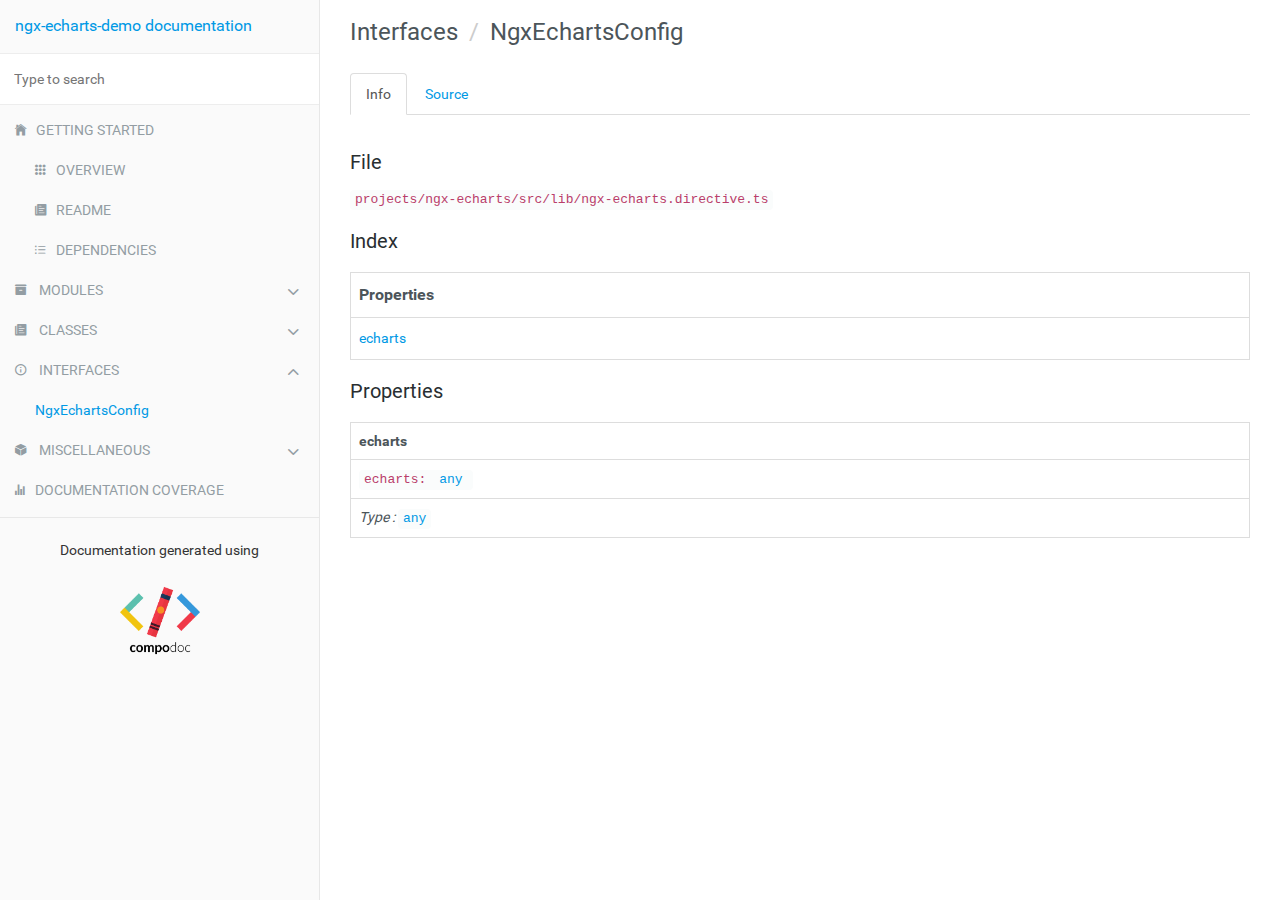
<file: api-doc/interfaces/NgxEchartsConfig.html>
<!doctype html>
<html class="no-js" lang="">
    <head>
        <meta charset="utf-8">
        <meta http-equiv="x-ua-compatible" content="ie=edge">
        <title>ngx-echarts-demo documentation</title>
        <meta name="description" content="">
        <meta name="viewport" content="width=device-width, initial-scale=1">

        <link rel="icon" type="image/x-icon" href="../images/favicon.ico">
	      <link rel="stylesheet" href="../styles/style.css">
        <link rel="stylesheet" href="../styles/stripe.css">
    </head>
    <body>

        <div class="navbar navbar-default navbar-fixed-top visible-xs">
            <a href="../" class="navbar-brand">ngx-echarts-demo documentation</a>
            <button type="button" class="btn btn-default btn-menu ion-ios-menu" id="btn-menu"></button>
        </div>

        <div class="xs-menu menu" id="mobile-menu">
                <div id="book-search-input" role="search"><input type="text" placeholder="Type to search"></div>            <compodoc-menu></compodoc-menu>
        </div>

        <div class="container-fluid main">
           <div class="row main">
               <div class="hidden-xs menu">
                   <compodoc-menu mode="normal"></compodoc-menu>
               </div>
               <!-- START CONTENT -->
               <div class="content interface">
                   <div class="content-data">












<ol class="breadcrumb">
  <li>Interfaces</li>
  <li>NgxEchartsConfig</li>
</ol>

<ul class="nav nav-tabs" role="tablist">
        <li class="active">
            <a href="#info" role="tab" id="info-tab" data-toggle="tab" data-link="info">Info</a>
        </li>
        <li >
            <a href="#source" role="tab" id="source-tab" data-toggle="tab" data-link="source">Source</a>
        </li>
</ul>

<div class="tab-content">
    <div class="tab-pane fade active in" id="c-info">
        <p class="comment">
            <h3>File</h3>
        </p>
        <p class="comment">
            <code>projects/ngx-echarts/src/lib/ngx-echarts.directive.ts</code>
        </p>



        <section>
            <h3 id="index">Index</h3>
            <table class="table table-sm table-bordered index-table">
                <tbody>
                    <tr>
                        <td class="col-md-4">
                            <h6><b>Properties</b></h6>
                        </td>
                    </tr>
                    <tr>
                        <td class="col-md-4">
                            <ul class="index-list">
                                <li>
                                        <a href="#echarts">echarts</a>
                                </li>
                            </ul>
                        </td>
                    </tr>
                </tbody>
            </table>
        </section>



            <section>
                <h3 id="inputs">Properties</h3>
                    <table class="table table-sm table-bordered">
                        <tbody>
                                <tr>
                                    <td class="col-md-4">
                                        <a name="echarts"></a>
                                        <span class="name"><b>echarts</b><a href="#echarts"><span class="icon ion-ios-link"></span></a></span>
                                    </td>
                                </tr>
                                <tr>
                                    <td class="col-md-4">
                                        <code>echarts:         <code><a href="https://www.typescriptlang.org/docs/handbook/basic-types.html" target="_blank" >any</a></code>
</code>
                                    </td>
                                </tr>


                                    <tr>
                                        <td class="col-md-4">
                                            <i>Type : </i>        <code><a href="https://www.typescriptlang.org/docs/handbook/basic-types.html" target="_blank" >any</a></code>

                                        </td>
                                    </tr>





                        </tbody>
                    </table>
            </section>
    </div>


    <div class="tab-pane fade  tab-source-code" id="c-source">
        <pre class="line-numbers compodoc-sourcecode"><code class="language-typescript">import {
  AfterViewInit,
  Directive,
  DoCheck,
  ElementRef,
  EventEmitter,
  Input,
  NgZone,
  OnChanges,
  OnDestroy,
  OnInit,
  Output,
  SimpleChanges,
  InjectionToken,
  Inject,
} from &#x27;@angular/core&#x27;;
import { fromEvent, Observable, Subscription } from &#x27;rxjs&#x27;;
import { debounceTime, switchMap } from &#x27;rxjs/operators&#x27;;
import { ChangeFilter } from &#x27;./change-filter&#x27;;

export interface NgxEchartsConfig {
  echarts: any;
}
export const NGX_ECHARTS_CONFIG &#x3D; new InjectionToken&lt;NgxEchartsConfig&gt;(&#x27;NGX_ECHARTS_CONFIG&#x27;);

@Directive({
  selector: &#x27;echarts, [echarts]&#x27;,
  exportAs: &#x27;echarts&#x27;,
})
export class NgxEchartsDirective implements OnChanges, OnDestroy, OnInit, DoCheck, AfterViewInit {
  @Input() options: any;
  @Input() theme: string;
  @Input() loading: boolean;
  @Input() initOpts: {
    devicePixelRatio?: number;
    renderer?: string;
    width?: number | string;
    height?: number | string;
  };
  @Input() merge: any;
  @Input() autoResize &#x3D; true;
  @Input() loadingType &#x3D; &#x27;default&#x27;;
  @Input() loadingOpts: object;

  // ngx-echarts events
  @Output() chartInit &#x3D; new EventEmitter&lt;any&gt;();

  // echarts mouse events
  @Output() chartClick &#x3D; this.createLazyEvent(&#x27;click&#x27;);
  @Output() chartDblClick &#x3D; this.createLazyEvent(&#x27;dblclick&#x27;);
  @Output() chartMouseDown &#x3D; this.createLazyEvent(&#x27;mousedown&#x27;);
  @Output() chartMouseMove &#x3D; this.createLazyEvent(&#x27;mousemove&#x27;);
  @Output() chartMouseUp &#x3D; this.createLazyEvent(&#x27;mouseup&#x27;);
  @Output() chartMouseOver &#x3D; this.createLazyEvent(&#x27;mouseover&#x27;);
  @Output() chartMouseOut &#x3D; this.createLazyEvent(&#x27;mouseout&#x27;);
  @Output() chartGlobalOut &#x3D; this.createLazyEvent(&#x27;globalout&#x27;);
  @Output() chartContextMenu &#x3D; this.createLazyEvent(&#x27;contextmenu&#x27;);

  // echarts mouse events
  @Output() chartLegendSelectChanged &#x3D; this.createLazyEvent(&#x27;legendselectchanged&#x27;);
  @Output() chartLegendSelected &#x3D; this.createLazyEvent(&#x27;legendselected&#x27;);
  @Output() chartLegendUnselected &#x3D; this.createLazyEvent(&#x27;legendunselected&#x27;);
  @Output() chartLegendScroll &#x3D; this.createLazyEvent(&#x27;legendscroll&#x27;);
  @Output() chartDataZoom &#x3D; this.createLazyEvent(&#x27;datazoom&#x27;);
  @Output() chartDataRangeSelected &#x3D; this.createLazyEvent(&#x27;datarangeselected&#x27;);
  @Output() chartTimelineChanged &#x3D; this.createLazyEvent(&#x27;timelinechanged&#x27;);
  @Output() chartTimelinePlayChanged &#x3D; this.createLazyEvent(&#x27;timelineplaychanged&#x27;);
  @Output() chartRestore &#x3D; this.createLazyEvent(&#x27;restore&#x27;);
  @Output() chartDataViewChanged &#x3D; this.createLazyEvent(&#x27;dataviewchanged&#x27;);
  @Output() chartMagicTypeChanged &#x3D; this.createLazyEvent(&#x27;magictypechanged&#x27;);
  @Output() chartPieSelectChanged &#x3D; this.createLazyEvent(&#x27;pieselectchanged&#x27;);
  @Output() chartPieSelected &#x3D; this.createLazyEvent(&#x27;pieselected&#x27;);
  @Output() chartPieUnselected &#x3D; this.createLazyEvent(&#x27;pieunselected&#x27;);
  @Output() chartMapSelectChanged &#x3D; this.createLazyEvent(&#x27;mapselectchanged&#x27;);
  @Output() chartMapSelected &#x3D; this.createLazyEvent(&#x27;mapselected&#x27;);
  @Output() chartMapUnselected &#x3D; this.createLazyEvent(&#x27;mapunselected&#x27;);
  @Output() chartAxisAreaSelected &#x3D; this.createLazyEvent(&#x27;axisareaselected&#x27;);
  @Output() chartFocusNodeAdjacency &#x3D; this.createLazyEvent(&#x27;focusnodeadjacency&#x27;);
  @Output() chartUnfocusNodeAdjacency &#x3D; this.createLazyEvent(&#x27;unfocusnodeadjacency&#x27;);
  @Output() chartBrush &#x3D; this.createLazyEvent(&#x27;brush&#x27;);
  @Output() chartBrushSelected &#x3D; this.createLazyEvent(&#x27;brushselected&#x27;);
  @Output() chartRendered &#x3D; this.createLazyEvent(&#x27;rendered&#x27;);
  @Output() chartFinished &#x3D; this.createLazyEvent(&#x27;finished&#x27;);

  private chart: any;
  private echarts: any;
  private currentOffsetWidth &#x3D; 0;
  private currentOffsetHeight &#x3D; 0;
  private currentWindowWidth: number;
  private resizeSub: Subscription;

  constructor(
    @Inject(NGX_ECHARTS_CONFIG) config: NgxEchartsConfig,
    private el: ElementRef,
    private ngZone: NgZone,
  ) {
    this.echarts &#x3D; config.echarts;
  }

  ngOnChanges(changes: SimpleChanges) {
    const filter &#x3D; ChangeFilter.of(changes);
    filter.notFirstAndEmpty&lt;any&gt;(&#x27;options&#x27;).subscribe((opt) &#x3D;&gt; this.onOptionsChange(opt));
    filter.notFirstAndEmpty&lt;any&gt;(&#x27;merge&#x27;).subscribe((opt) &#x3D;&gt; this.setOption(opt));
    filter.has&lt;boolean&gt;(&#x27;loading&#x27;).subscribe((v) &#x3D;&gt; this.toggleLoading(!!v));
    filter.notFirst&lt;string&gt;(&#x27;theme&#x27;).subscribe(() &#x3D;&gt; this.refreshChart());
  }

  ngOnInit() {
    this.resizeSub &#x3D; fromEvent(window, &#x27;resize&#x27;)
      .pipe(debounceTime(50))
      .subscribe(() &#x3D;&gt; {
        if (this.autoResize &amp;&amp; window.innerWidth !&#x3D;&#x3D; this.currentWindowWidth) {
          this.currentWindowWidth &#x3D; window.innerWidth;
          this.currentOffsetWidth &#x3D; this.el.nativeElement.offsetWidth;
          this.currentOffsetHeight &#x3D; this.el.nativeElement.offsetHeight;
          this.resize();
        }
      });
  }

  ngOnDestroy() {
    if (this.resizeSub) {
      this.resizeSub.unsubscribe();
    }
    this.dispose();
  }

  ngDoCheck() {
    // No heavy work in DoCheck!
    if (this.chart &amp;&amp; this.autoResize) {
      const offsetWidth &#x3D; this.el.nativeElement.offsetWidth;
      const offsetHeight &#x3D; this.el.nativeElement.offsetHeight;

      if (this.currentOffsetWidth !&#x3D;&#x3D; offsetWidth || this.currentOffsetHeight !&#x3D;&#x3D; offsetHeight) {
        this.currentOffsetWidth &#x3D; offsetWidth;
        this.currentOffsetHeight &#x3D; offsetHeight;
        this.resize();
      }
    }
  }

  ngAfterViewInit() {
    setTimeout(() &#x3D;&gt; this.initChart());
  }

  private dispose() {
    if (this.chart) {
      this.chart.dispose();
      this.chart &#x3D; null;
    }
  }

  private resize() {
    if (this.chart) {
      this.chart.resize();
    }
  }

  private toggleLoading(loading: boolean) {
    if (this.chart) {
      loading
        ? this.chart.showLoading(this.loadingType, this.loadingOpts)
        : this.chart.hideLoading();
    }
  }

  private setOption(option: any, opts?: any) {
    if (this.chart) {
      this.chart.setOption(option, opts);
    }
  }

  private refreshChart() {
    this.dispose();
    this.initChart();
  }

  private createChart() {
    this.currentWindowWidth &#x3D; window.innerWidth;
    this.currentOffsetWidth &#x3D; this.el.nativeElement.offsetWidth;
    this.currentOffsetHeight &#x3D; this.el.nativeElement.offsetHeight;
    const dom &#x3D; this.el.nativeElement;

    if (window &amp;&amp; window.getComputedStyle) {
      const prop &#x3D; window.getComputedStyle(dom, null).getPropertyValue(&#x27;height&#x27;);
      if ((!prop || prop &#x3D;&#x3D;&#x3D; &#x27;0px&#x27;) &amp;&amp; (!dom.style.height || dom.style.height &#x3D;&#x3D;&#x3D; &#x27;0px&#x27;)) {
        dom.style.height &#x3D; &#x27;400px&#x27;;
      }
    }

    return this.ngZone.runOutsideAngular(() &#x3D;&gt; this.echarts.init(dom, this.theme, this.initOpts));
  }

  private initChart() {
    this.onOptionsChange(this.options);

    if (this.merge &amp;&amp; this.chart) {
      this.setOption(this.merge);
    }
  }

  private onOptionsChange(opt: any) {
    if (opt) {
      if (!this.chart) {
        this.chart &#x3D; this.createChart();
        this.chartInit.emit(this.chart);
      }

      this.chart.setOption(this.options, true);
    }
  }

  // allows to lazily bind to only those events that are requested through the &#x60;@Output&#x60; by parent components
  // see https://stackoverflow.com/questions/51787972/optimal-reentering-the-ngzone-from-eventemitter-event for more info
  private createLazyEvent&lt;T&gt;(eventName: string): EventEmitter&lt;T&gt; {
    return this.chartInit.pipe(
      switchMap(
        (chart: any) &#x3D;&gt;
          new Observable((observer) &#x3D;&gt; {
            chart.on(eventName, (data: T) &#x3D;&gt; this.ngZone.run(() &#x3D;&gt; observer.next(data)));
            return () &#x3D;&gt; chart.off(eventName);
          }),
      ),
    ) as EventEmitter&lt;T&gt;;
  }
}
</code></pre>
    </div>
</div>


                   




                   </div><div class="search-results">
    <div class="has-results">
        <h1 class="search-results-title"><span class='search-results-count'></span> result-matching "<span class='search-query'></span>"</h1>
        <ul class="search-results-list"></ul>
    </div>
    <div class="no-results">
        <h1 class="search-results-title">No results matching "<span class='search-query'></span>"</h1>
    </div>
</div>
</div>
               <!-- END CONTENT -->
           </div>
       </div>

       <script>
            var COMPODOC_CURRENT_PAGE_DEPTH = 1;
            var COMPODOC_CURRENT_PAGE_CONTEXT = 'interface';
            var COMPODOC_CURRENT_PAGE_URL = 'NgxEchartsConfig.html';
            var MAX_SEARCH_RESULTS = 15;
       </script>

       <script src="../js/libs/custom-elements.min.js"></script>
       <script src="../js/libs/lit-html.js"></script>
       <!-- Required to polyfill modern browsers as code is ES5 for IE... -->
       <script src="../js/libs/custom-elements-es5-adapter.js" charset="utf-8" defer></script>
       <script src="../js/menu-wc.js" defer></script>

       <script src="../js/libs/bootstrap-native.js"></script>

       <script src="../js/libs/es6-shim.min.js"></script>
       <script src="../js/libs/EventDispatcher.js"></script>
       <script src="../js/libs/promise.min.js"></script>
       <script src="../js/libs/zepto.min.js"></script>

       <script src="../js/compodoc.js"></script>

       <script src="../js/tabs.js"></script>
       <script src="../js/menu.js"></script>
       <script src="../js/libs/clipboard.min.js"></script>
       <script src="../js/libs/prism.js"></script>
       <script src="../js/sourceCode.js"></script>
          <script src="../js/search/search.js"></script>
          <script src="../js/search/lunr.min.js"></script>
          <script src="../js/search/search-lunr.js"></script>
          <script src="../js/search/search_index.js"></script>
       <script src="../js/lazy-load-graphs.js"></script>


    </body>
</html>
</file>
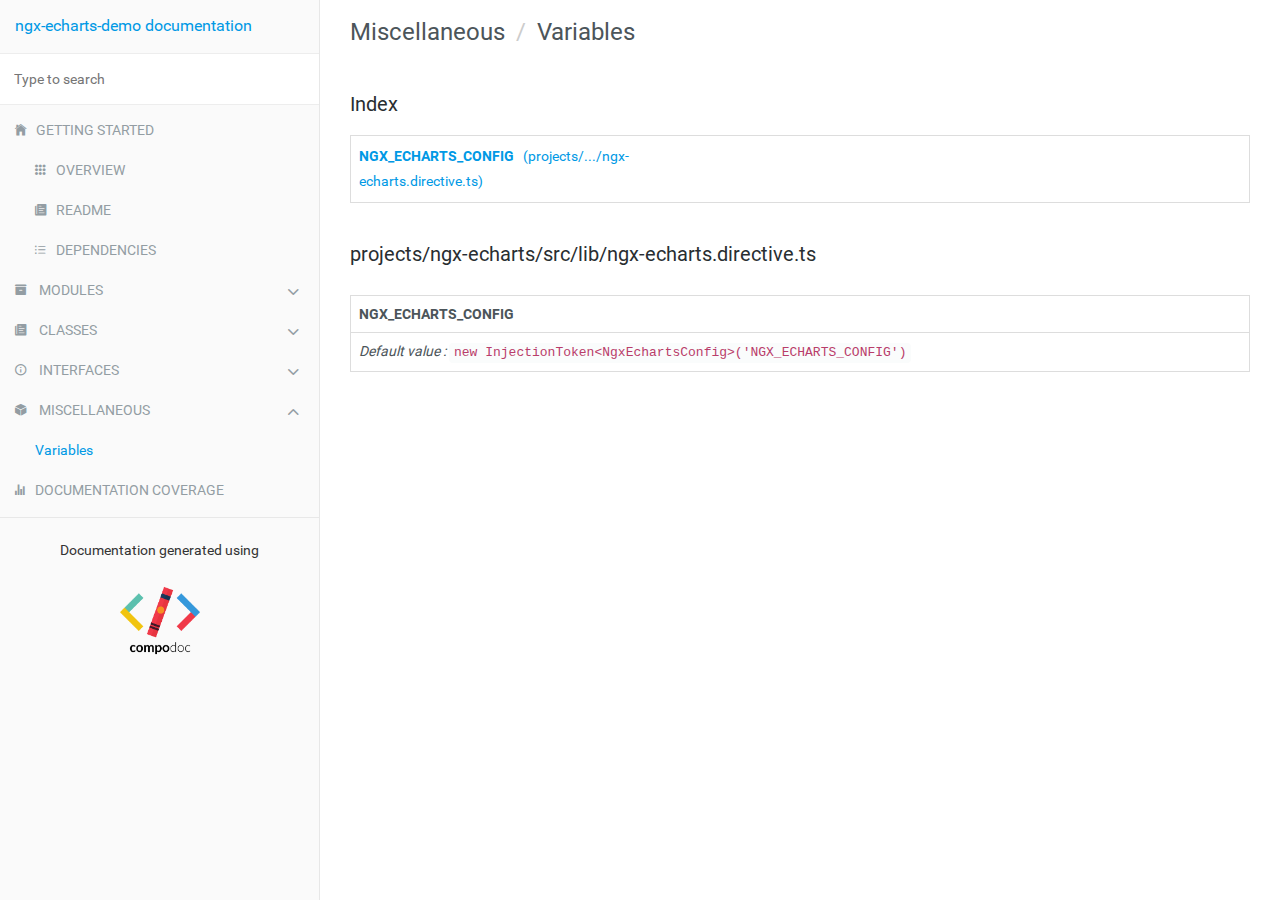
<file: api-doc/miscellaneous/variables.html>
<!doctype html>
<html class="no-js" lang="">
    <head>
        <meta charset="utf-8">
        <meta http-equiv="x-ua-compatible" content="ie=edge">
        <title>ngx-echarts-demo documentation</title>
        <meta name="description" content="">
        <meta name="viewport" content="width=device-width, initial-scale=1">

        <link rel="icon" type="image/x-icon" href="../images/favicon.ico">
	      <link rel="stylesheet" href="../styles/style.css">
        <link rel="stylesheet" href="../styles/stripe.css">
    </head>
    <body>

        <div class="navbar navbar-default navbar-fixed-top visible-xs">
            <a href="../" class="navbar-brand">ngx-echarts-demo documentation</a>
            <button type="button" class="btn btn-default btn-menu ion-ios-menu" id="btn-menu"></button>
        </div>

        <div class="xs-menu menu" id="mobile-menu">
                <div id="book-search-input" role="search"><input type="text" placeholder="Type to search"></div>            <compodoc-menu></compodoc-menu>
        </div>

        <div class="container-fluid main">
           <div class="row main">
               <div class="hidden-xs menu">
                   <compodoc-menu mode="normal"></compodoc-menu>
               </div>
               <!-- START CONTENT -->
               <div class="content miscellaneous-variables">
                   <div class="content-data">














                   

<ol class="breadcrumb">
  <li>Miscellaneous</li>
  <li>Variables</li>
</ol>

<section>
    <h3 id="index">Index</h3>
    <table class="table table-sm table-bordered index-table">
        <tbody>
            <tr>
                <td class="col-md-4">
                    <ul class="index-list">
                        <li>
                            <a href="#NGX_ECHARTS_CONFIG" title="projects/ngx-echarts/src/lib/ngx-echarts.directive.ts"><b>NGX_ECHARTS_CONFIG</b>&nbsp;&nbsp;&nbsp;(projects/.../ngx-echarts.directive.ts)</a>
                        </li>
                    </ul>
                </td>
            </tr>
        </tbody>
    </table>
</section>

    <h3>projects/ngx-echarts/src/lib/ngx-echarts.directive.ts</h3>
    <section>
    <h3></h3>        <table class="table table-sm table-bordered">
            <tbody>
                <tr>
                    <td class="col-md-4">
                        <a name="NGX_ECHARTS_CONFIG"></a>
                        <span class="name">
                            <b>
                            NGX_ECHARTS_CONFIG</b>
                            <a href="#NGX_ECHARTS_CONFIG"><span class="icon ion-ios-link"></span></a>
                        </span>
                    </td>
                </tr>
                    <tr>
                        <td class="col-md-4">
                            <i>Default value : </i><code>new InjectionToken&lt;NgxEchartsConfig&gt;(&#x27;NGX_ECHARTS_CONFIG&#x27;)</code>
                        </td>
                    </tr>


            </tbody>
        </table>
</section>



                   </div><div class="search-results">
    <div class="has-results">
        <h1 class="search-results-title"><span class='search-results-count'></span> result-matching "<span class='search-query'></span>"</h1>
        <ul class="search-results-list"></ul>
    </div>
    <div class="no-results">
        <h1 class="search-results-title">No results matching "<span class='search-query'></span>"</h1>
    </div>
</div>
</div>
               <!-- END CONTENT -->
           </div>
       </div>

       <script>
            var COMPODOC_CURRENT_PAGE_DEPTH = 1;
            var COMPODOC_CURRENT_PAGE_CONTEXT = 'miscellaneous-variables';
            var COMPODOC_CURRENT_PAGE_URL = 'variables.html';
            var MAX_SEARCH_RESULTS = 15;
       </script>

       <script src="../js/libs/custom-elements.min.js"></script>
       <script src="../js/libs/lit-html.js"></script>
       <!-- Required to polyfill modern browsers as code is ES5 for IE... -->
       <script src="../js/libs/custom-elements-es5-adapter.js" charset="utf-8" defer></script>
       <script src="../js/menu-wc.js" defer></script>

       <script src="../js/libs/bootstrap-native.js"></script>

       <script src="../js/libs/es6-shim.min.js"></script>
       <script src="../js/libs/EventDispatcher.js"></script>
       <script src="../js/libs/promise.min.js"></script>
       <script src="../js/libs/zepto.min.js"></script>

       <script src="../js/compodoc.js"></script>

       <script src="../js/tabs.js"></script>
       <script src="../js/menu.js"></script>
       <script src="../js/libs/clipboard.min.js"></script>
       <script src="../js/libs/prism.js"></script>
       <script src="../js/sourceCode.js"></script>
          <script src="../js/search/search.js"></script>
          <script src="../js/search/lunr.min.js"></script>
          <script src="../js/search/search-lunr.js"></script>
          <script src="../js/search/search_index.js"></script>
       <script src="../js/lazy-load-graphs.js"></script>


    </body>
</html>
</file>
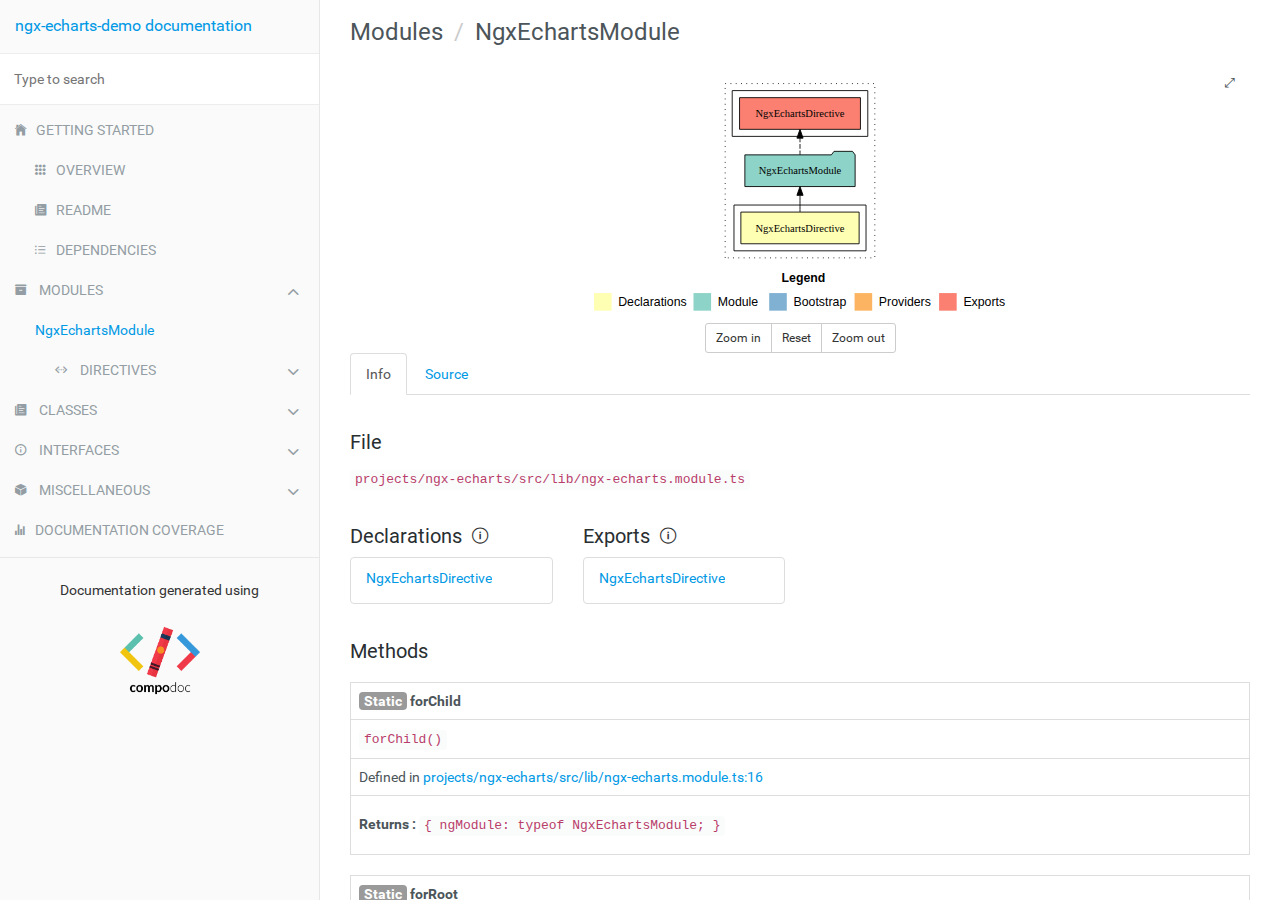
<file: api-doc/modules/NgxEchartsModule.html>
<!doctype html>
<html class="no-js" lang="">
    <head>
        <meta charset="utf-8">
        <meta http-equiv="x-ua-compatible" content="ie=edge">
        <title>ngx-echarts-demo documentation</title>
        <meta name="description" content="">
        <meta name="viewport" content="width=device-width, initial-scale=1">

        <link rel="icon" type="image/x-icon" href="../images/favicon.ico">
	      <link rel="stylesheet" href="../styles/style.css">
        <link rel="stylesheet" href="../styles/stripe.css">
    </head>
    <body>

        <div class="navbar navbar-default navbar-fixed-top visible-xs">
            <a href="../" class="navbar-brand">ngx-echarts-demo documentation</a>
            <button type="button" class="btn btn-default btn-menu ion-ios-menu" id="btn-menu"></button>
        </div>

        <div class="xs-menu menu" id="mobile-menu">
                <div id="book-search-input" role="search"><input type="text" placeholder="Type to search"></div>            <compodoc-menu></compodoc-menu>
        </div>

        <div class="container-fluid main">
           <div class="row main">
               <div class="hidden-xs menu">
                   <compodoc-menu mode="normal"></compodoc-menu>
               </div>
               <!-- START CONTENT -->
               <div class="content module">
                   <div class="content-data">



<ol class="breadcrumb">
    <li>Modules</li>
    <li>NgxEchartsModule</li>
</ol>

<div class="text-center module-graph-container">
    <div id="module-graph-svg">
        <?xml version="1.0" encoding="UTF-8" standalone="no"?>
<!DOCTYPE svg PUBLIC "-//W3C//DTD SVG 1.1//EN"
 "http://www.w3.org/Graphics/SVG/1.1/DTD/svg11.dtd">
<!-- Generated by graphviz version 2.40.1 (20161225.0304)
 -->
<!-- Title: dependencies Pages: 1 -->
<svg width="504pt" height="284pt"
 viewBox="0.00 0.00 504.00 284.00" xmlns="http://www.w3.org/2000/svg" xmlns:xlink="http://www.w3.org/1999/xlink">
<g id="graph0" class="graph" transform="scale(1 1) rotate(0) translate(4 280)">
<title>dependencies</title>
<polygon fill="#ffffff" stroke="transparent" points="-4,4 -4,-280 500,-280 500,4 -4,4"/>
<text text-anchor="start" x="227.0091" y="-42.4" font-family="sans-serif" font-weight="bold" font-size="14.00" fill="#000000">Legend</text>
<polygon fill="#ffffb3" stroke="transparent" points="14,-10 14,-30 34,-30 34,-10 14,-10"/>
<text text-anchor="start" x="37.629" y="-15.4" font-family="sans-serif" font-size="14.00" fill="#000000"> &#160;Declarations</text>
<polygon fill="#8dd3c7" stroke="transparent" points="127,-10 127,-30 147,-30 147,-10 127,-10"/>
<text text-anchor="start" x="150.7251" y="-15.4" font-family="sans-serif" font-size="14.00" fill="#000000"> &#160;Module</text>
<polygon fill="#80b1d3" stroke="transparent" points="213,-10 213,-30 233,-30 233,-10 213,-10"/>
<text text-anchor="start" x="236.7812" y="-15.4" font-family="sans-serif" font-size="14.00" fill="#000000"> &#160;Bootstrap</text>
<polygon fill="#fdb462" stroke="transparent" points="310,-10 310,-30 330,-30 330,-10 310,-10"/>
<text text-anchor="start" x="333.6732" y="-15.4" font-family="sans-serif" font-size="14.00" fill="#000000"> &#160;Providers</text>
<polygon fill="#fb8072" stroke="transparent" points="406,-10 406,-30 426,-30 426,-10 406,-10"/>
<text text-anchor="start" x="429.7258" y="-15.4" font-family="sans-serif" font-size="14.00" fill="#000000"> &#160;Exports</text>
<g id="clust1" class="cluster">
<title>cluster_NgxEchartsModule</title>
<polygon fill="none" stroke="#000000" stroke-dasharray="1,5" points="163,-70 163,-268 333,-268 333,-70 163,-70"/>
</g>
<g id="clust2" class="cluster">
<title>cluster_NgxEchartsModule_declarations</title>
<polygon fill="none" stroke="#000000" points="173,-78 173,-130 323,-130 323,-78 173,-78"/>
</g>
<g id="clust5" class="cluster">
<title>cluster_NgxEchartsModule_exports</title>
<polygon fill="none" stroke="#000000" points="171,-208 171,-260 325,-260 325,-208 171,-208"/>
</g>
<!-- NgxEchartsDirective -->
<g id="node1" class="node">
<title>NgxEchartsDirective</title>
<polygon fill="#ffffb3" stroke="#000000" points="315.1671,-122 180.8329,-122 180.8329,-86 315.1671,-86 315.1671,-122"/>
<text text-anchor="middle" x="248" y="-99.8" font-family="Times,serif" font-size="14.00" fill="#000000">NgxEchartsDirective</text>
</g>
<!-- NgxEchartsModule -->
<g id="node2" class="node">
<title>NgxEchartsModule</title>
<polygon fill="#8dd3c7" stroke="#000000" points="310.6345,-187 307.6345,-191 286.6345,-191 283.6345,-187 185.3655,-187 185.3655,-151 310.6345,-151 310.6345,-187"/>
<text text-anchor="middle" x="248" y="-164.8" font-family="Times,serif" font-size="14.00" fill="#000000">NgxEchartsModule</text>
</g>
<!-- NgxEchartsDirective&#45;&gt;NgxEchartsModule -->
<g id="edge1" class="edge">
<title>NgxEchartsDirective&#45;&gt;NgxEchartsModule</title>
<path fill="none" stroke="#000000" d="M248,-122.1061C248,-122.1061 248,-140.991 248,-140.991"/>
<polygon fill="#000000" stroke="#000000" points="244.5001,-140.9909 248,-150.991 251.5001,-140.991 244.5001,-140.9909"/>
</g>
<!-- NgxEchartsDirective  -->
<g id="node3" class="node">
<title>NgxEchartsDirective </title>
<polygon fill="#fb8072" stroke="#000000" points="316.6674,-252 179.3326,-252 179.3326,-216 316.6674,-216 316.6674,-252"/>
<text text-anchor="middle" x="248" y="-229.8" font-family="Times,serif" font-size="14.00" fill="#000000">NgxEchartsDirective </text>
</g>
<!-- NgxEchartsModule&#45;&gt;NgxEchartsDirective  -->
<g id="edge2" class="edge">
<title>NgxEchartsModule&#45;&gt;NgxEchartsDirective </title>
<path fill="none" stroke="#000000" stroke-dasharray="5,2" d="M248,-187.1061C248,-187.1061 248,-205.991 248,-205.991"/>
<polygon fill="#000000" stroke="#000000" points="244.5001,-205.9909 248,-215.991 251.5001,-205.991 244.5001,-205.9909"/>
</g>
</g>
</svg>

    </div>
    <i id="fullscreen" class="icon ion-ios-resize module-graph-fullscreen-btn" aria-hidden="true"></i>
    <div class="btn-group">
        <button id="zoom-in" class="btn btn-default btn-sm">Zoom in</button>
        <button id="reset" class="btn btn-default btn-sm">Reset</button>
        <button id="zoom-out" class="btn btn-default btn-sm">Zoom out</button>
    </div>
</div>
<script src="../js/libs/svg-pan-zoom.min.js"></script>
<script src="../js/svg-pan-zoom.controls.js"></script>

<ul class="nav nav-tabs" role="tablist">
    <li  class="active" >
        <a href="#info" role="tab" id="info-tab" data-toggle="tab" data-link="info">Info</a>
    </li>
    <li >
        <a href="#source" role="tab" id="source-tab" data-toggle="tab" data-link="source">Source</a>
    </li>
</ul>

<div class="tab-content">
    <div class="tab-pane fade active in" id="c-info">

        <p class="comment">
            <h3>File</h3>
        </p>
        <p class="comment">
            <code>projects/ngx-echarts/src/lib/ngx-echarts.module.ts</code>
        </p>




        <div class="container-fluid module">
            <div class="row">
                <div class="col-sm-3">
                    <h3>Declarations<a href="https://angular.io/api/core/NgModule#declarations" target="_blank"
                            title="Official documentation about module declarations"><span class="icon ion-ios-information-circle-outline"></span></a></h3>
                    <ul class="list-group">
                        <li class="list-group-item">
                            <a href="../directives/NgxEchartsDirective.html">NgxEchartsDirective</a>
                        </li>
                    </ul>
                </div>
                <div class="col-sm-3">
                    <h3>Exports<a href="https://angular.io/api/core/NgModule#exports" target="_blank" title="Official documentation about module exports"><span
                                class="icon ion-ios-information-circle-outline"></a></h3>
                    <ul class="list-group">
                        <li class="list-group-item">
                            <a href="../directives/NgxEchartsDirective.html">NgxEchartsDirective</a>
                        </li>
                    </ul>
                </div>
            </div>
        </div>

        <section>
    
    <h3 id="methods">
        Methods
    </h3>
    <table class="table table-sm table-bordered">
        <tbody>
            <tr>
                <td class="col-md-4">
                    <a name="forChild"></a>
                    <span class="name">
                        <b>
                            <span class="modifier">Static</span>
                            forChild
                        </b>
                        <a href="#forChild"><span class="icon ion-ios-link"></span></a>
                    </span>
                </td>
            </tr>
            <tr>
                <td class="col-md-4">
                    <span class="modifier-icon icon ion-ios-reset"></span>
                    <code>forChild()</code>
                </td>
            </tr>


            <tr>
                <td class="col-md-4">
                    <div class="io-line">Defined in <a href="" data-line="16"
                            class="link-to-prism">projects/ngx-echarts/src/lib/ngx-echarts.module.ts:16</a></div>
                </td>
            </tr>


            <tr>
                <td class="col-md-4">

                    <div class="io-description">
                        <b>Returns : </b>    <code>{ ngModule: typeof NgxEchartsModule; }</code>

                    </div>
                </td>
            </tr>
        </tbody>
    </table>
    <table class="table table-sm table-bordered">
        <tbody>
            <tr>
                <td class="col-md-4">
                    <a name="forRoot"></a>
                    <span class="name">
                        <b>
                            <span class="modifier">Static</span>
                            forRoot
                        </b>
                        <a href="#forRoot"><span class="icon ion-ios-link"></span></a>
                    </span>
                </td>
            </tr>
            <tr>
                <td class="col-md-4">
                    <span class="modifier-icon icon ion-ios-reset"></span>
                    <code>forRoot(config: <a href="../interfaces/NgxEchartsConfig.html">NgxEchartsConfig</a>)</code>
                </td>
            </tr>


            <tr>
                <td class="col-md-4">
                    <div class="io-line">Defined in <a href="" data-line="10"
                            class="link-to-prism">projects/ngx-echarts/src/lib/ngx-echarts.module.ts:10</a></div>
                </td>
            </tr>


            <tr>
                <td class="col-md-4">

                    <div class="io-description">
                        <b>Parameters :</b>
                        <table class="params">
                            <thead>
                                <tr>
                                    <td>Name</td>
                                    <td>Type</td>
                                    <td>Optional</td>
                                </tr>
                            </thead>
                            <tbody>
                                <tr>
                                    <td>config</td>
                                    <td>
                                                <code><a href="../interfaces/NgxEchartsConfig.html" target="_self" >NgxEchartsConfig</a></code>
                                    </td>

                                    <td>
                                        No
                                    </td>


                                </tr>
                            </tbody>
                        </table>
                    </div>
                    <div>
                    </div>
                    <div class="io-description">
                        <b>Returns : </b>        <code><a href="https://angular.io/api/core/ModuleWithProviders" target="_blank" >ModuleWithProviders</a></code>

                    </div>
                    <div class="io-description">
                        
                    </div>
                </td>
            </tr>
        </tbody>
    </table>
</section>
    </div>


    <div class="tab-pane fade  tab-source-code" id="c-source">
        <pre class="line-numbers compodoc-sourcecode"><code class="language-typescript">import { NgModule, ModuleWithProviders } from &#x27;@angular/core&#x27;;
import { NgxEchartsDirective, NgxEchartsConfig, NGX_ECHARTS_CONFIG } from &#x27;./ngx-echarts.directive&#x27;;

@NgModule({
  imports: [],
  declarations: [NgxEchartsDirective],
  exports: [NgxEchartsDirective],
})
export class NgxEchartsModule {
  static forRoot(config: NgxEchartsConfig): ModuleWithProviders {
    return {
      ngModule: NgxEchartsModule,
      providers: [{ provide: NGX_ECHARTS_CONFIG, useValue: config }],
    };
  }
  static forChild() {
    return {
      ngModule: NgxEchartsModule,
    };
  }
}

export { NgxEchartsDirective };
</code></pre>
    </div>
</div>










                   




                   </div><div class="search-results">
    <div class="has-results">
        <h1 class="search-results-title"><span class='search-results-count'></span> result-matching "<span class='search-query'></span>"</h1>
        <ul class="search-results-list"></ul>
    </div>
    <div class="no-results">
        <h1 class="search-results-title">No results matching "<span class='search-query'></span>"</h1>
    </div>
</div>
</div>
               <!-- END CONTENT -->
           </div>
       </div>

       <script>
            var COMPODOC_CURRENT_PAGE_DEPTH = 1;
            var COMPODOC_CURRENT_PAGE_CONTEXT = 'module';
            var COMPODOC_CURRENT_PAGE_URL = 'NgxEchartsModule.html';
            var MAX_SEARCH_RESULTS = 15;
       </script>

       <script src="../js/libs/custom-elements.min.js"></script>
       <script src="../js/libs/lit-html.js"></script>
       <!-- Required to polyfill modern browsers as code is ES5 for IE... -->
       <script src="../js/libs/custom-elements-es5-adapter.js" charset="utf-8" defer></script>
       <script src="../js/menu-wc.js" defer></script>

       <script src="../js/libs/bootstrap-native.js"></script>

       <script src="../js/libs/es6-shim.min.js"></script>
       <script src="../js/libs/EventDispatcher.js"></script>
       <script src="../js/libs/promise.min.js"></script>
       <script src="../js/libs/zepto.min.js"></script>

       <script src="../js/compodoc.js"></script>

       <script src="../js/tabs.js"></script>
       <script src="../js/menu.js"></script>
       <script src="../js/libs/clipboard.min.js"></script>
       <script src="../js/libs/prism.js"></script>
       <script src="../js/sourceCode.js"></script>
          <script src="../js/search/search.js"></script>
          <script src="../js/search/lunr.min.js"></script>
          <script src="../js/search/search-lunr.js"></script>
          <script src="../js/search/search_index.js"></script>
       <script src="../js/lazy-load-graphs.js"></script>


    </body>
</html>
</file>
<file: api-doc/styles/stripe.css>
.navbar-default .navbar-brand {
    color: #0099e5;
}

.menu ul.list li a[data-type="chapter-link"], .menu ul.list li.chapter .simple {
    color: #939da3;
    text-transform: uppercase;
}

.content h1, .content h2, .content h3, .content h4, .content h5 {
    color: #292e31;
    font-weight: normal;
}

.content {
    color: #4c555a;
}

.menu ul.list li.title {
    padding: 5px 0;
}

a {
    color: #0099e5;
    text-decoration: none;
}
a:hover {
    color: #292e31;
    text-decoration: none;
}

.menu ul.list li:nth-child(2) {
    margin-top: 0;
}

.menu ul.list li.title a, .navbar a {
    color: #0099e5;
    text-decoration: none;
    font-size: 16px;
}

.menu ul.list li a.active {
    color: #0099e5;
}

code {
    box-sizing: border-box;
    display: inline-block;
    padding: 0 5px;
    background: #fafcfc;
    border-radius: 4px;
    color: #b93d6a;
    font-size: 13px;
    line-height: 20px
}

pre {
    margin: 0;
    padding: 12px 12px;
    background: #272b2d;
    border-radius: 5px;
    font-size: 13px;
    line-height: 1.5em;
    font-weight: 500
}
</file>
<file: api-doc/styles/style.css>
@import "./reset.css";
@import "./bootstrap.min.css";
@import "./bootstrap-card.css";
@import "./prism.css";
@import "./ionicons.min.css";
@import "./compodoc.css";
@import "./tablesort.css";
</file>
